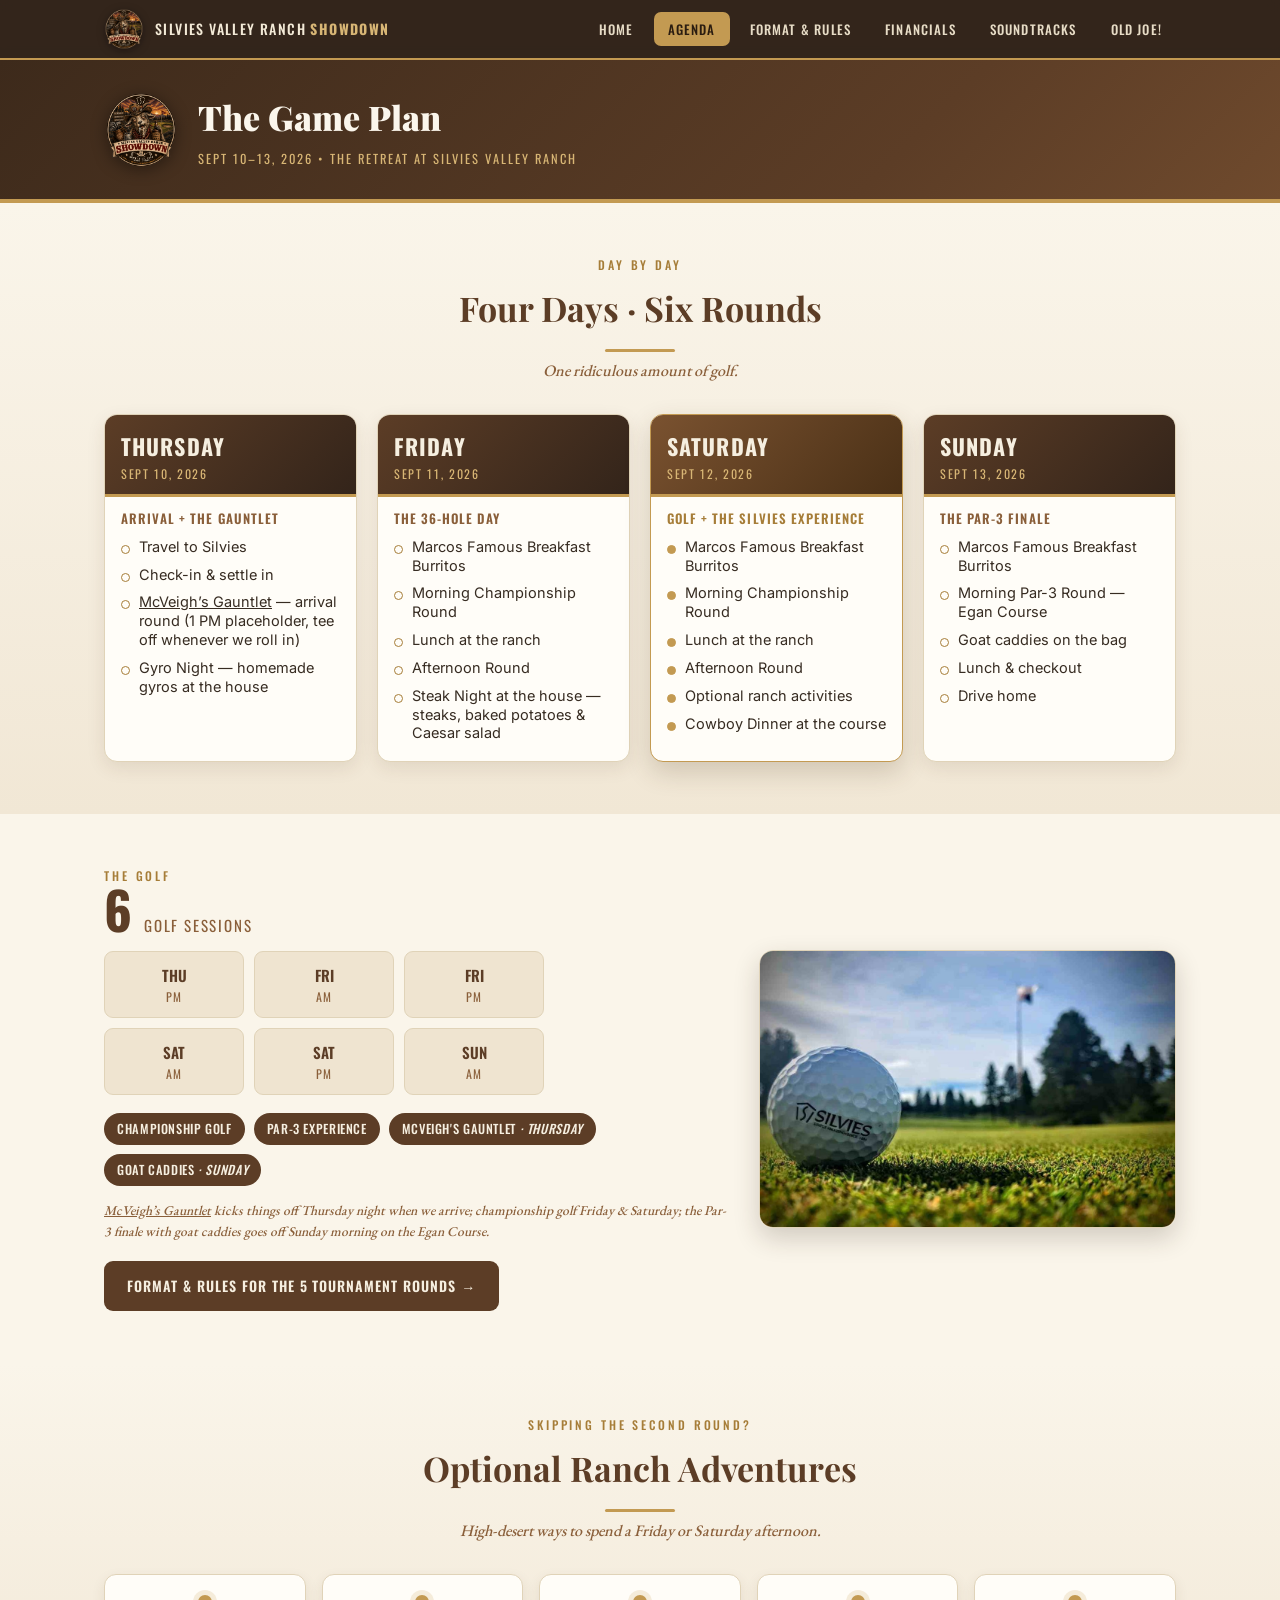
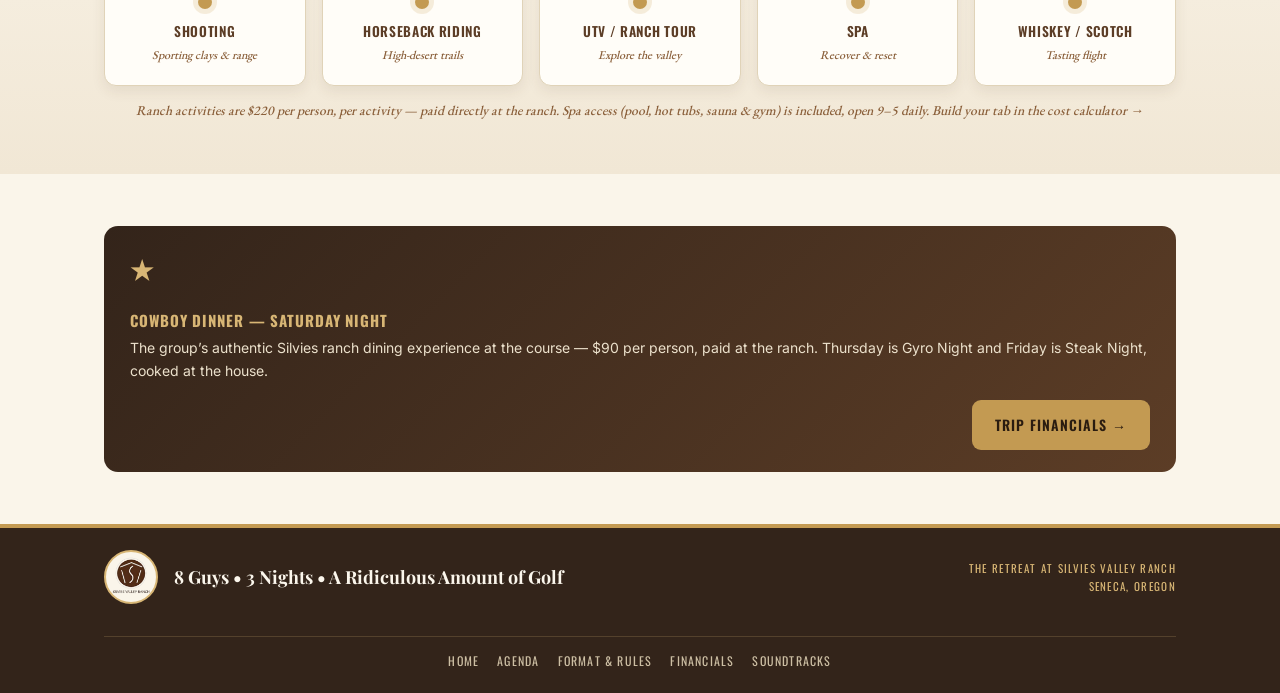
<file: agenda.html>
<!DOCTYPE html><html lang="en"><head><meta charset="utf-8">
<meta name="viewport" content="width=device-width, initial-scale=1">
<title>Agenda &mdash; Silvies Valley Ranch Showdown</title><link rel="icon" type="image/png" href="assets/img/crest.png">
<link rel="apple-touch-icon" href="assets/img/crest.png">
<meta name="theme-color" content="#33241a">
<meta name="description" content="The four-day game plan for the Silvies Valley Ranch Showdown — tee times, ranch nights, the Cowboy Dinner, and optional high-desert adventures.">
<meta property="og:title" content="Agenda — Silvies Valley Ranch Showdown">
<meta property="og:description" content="The four-day game plan for the Silvies Valley Ranch Showdown — tee times, ranch nights, the Cowboy Dinner, and optional high-desert adventures.">
<meta property="og:image" content="https://silviesvalleyshowdown.com/assets/img/crew.webp">
<meta property="og:type" content="website">
<meta name="twitter:card" content="summary_large_image">
<script>try{if(sessionStorage.getItem("tileNav"))document.documentElement.classList.add("tilecover")}catch(e){}</script>
<link rel="stylesheet" href="assets/style.css"></head><body><header class="nav"><div class="nav-inner">
  <a class="nav-brand" href="index.html"><img class="nav-crest" src="assets/img/crest.png" alt="">
    <span>Silvies Valley Ranch <b>Showdown</b></span></a>
  <nav class="nav-links"><a href="index.html">Home</a><a href="agenda.html" class="active">Agenda</a><a href="format.html">Format<span class="hide-sm"> &amp; Rules</span></a><a href="financials.html">Financials</a><a href="index.html#soundtracks">Soundtracks</a><a href="#" class="oldjoe-link">Old Joe!</a></nav>
</div></header>
<section class="page-head"><div class="ph-in">
  <img class="ph-crest" src="assets/img/crest.png" alt="">
  <div><h1 class="serif">The Game Plan</h1>
    <div class="ph-sub">Sept 10&ndash;13, 2026 &bull; The Retreat at Silvies Valley Ranch</div></div>
</div></section>

<section class="section cream"><div class="wrap">
  <div class="sec-head"><div class="sec-eyebrow">Day by Day</div>
    <div class="sec-title serif">Four Days &middot; Six Rounds</div><div class="rule"></div>
    <div class="sec-sub">One ridiculous amount of golf.</div></div>
  <div class="days"><div class="daycard"><div class="dc-head"><div class="dc-day">THURSDAY</div>
          <div class="dc-date">SEPT 10, 2026</div></div>
          <div class="dc-theme">Arrival + The Gauntlet</div><ul class="dc-list"><li>Travel to Silvies</li><li>Check-in &amp; settle in</li><li><a href="gauntlet.html" style="text-decoration:underline;">McVeigh&rsquo;s Gauntlet</a> &mdash; arrival round (1 PM placeholder, tee off whenever we roll in)</li><li>Gyro Night &mdash; homemade gyros at the house</li></ul></div><div class="daycard"><div class="dc-head"><div class="dc-day">FRIDAY</div>
          <div class="dc-date">SEPT 11, 2026</div></div>
          <div class="dc-theme">The 36-Hole Day</div><ul class="dc-list"><li>Marcos Famous Breakfast Burritos</li><li>Morning Championship Round</li><li>Lunch at the ranch</li><li>Afternoon Round</li><li>Steak Night at the house &mdash; steaks, baked potatoes &amp; Caesar salad</li></ul></div><div class="daycard feature"><div class="dc-head"><div class="dc-day">SATURDAY</div>
          <div class="dc-date">SEPT 12, 2026</div></div>
          <div class="dc-theme">Golf + The Silvies Experience</div><ul class="dc-list"><li>Marcos Famous Breakfast Burritos</li><li>Morning Championship Round</li><li>Lunch at the ranch</li><li>Afternoon Round</li><li>Optional ranch activities</li><li>Cowboy Dinner at the course</li></ul></div><div class="daycard"><div class="dc-head"><div class="dc-day">SUNDAY</div>
          <div class="dc-date">SEPT 13, 2026</div></div>
          <div class="dc-theme">The Par-3 Finale</div><ul class="dc-list"><li>Marcos Famous Breakfast Burritos</li><li>Morning Par-3 Round &mdash; Egan Course</li><li>Goat caddies on the bag</li><li>Lunch &amp; checkout</li><li>Drive home</li></ul></div></div>
</div></section>

<section class="section alt"><div class="wrap">
  <div class="golf-wrap">
    <div>
      <div class="sec-eyebrow">The Golf</div>
      <div class="bignum"><b>6</b><span>Golf Sessions</span></div>
      <div class="sess-row"><div class="sess"><span class="sd">THU</span><span class="st">PM</span></div><div class="sess"><span class="sd">FRI</span><span class="st">AM</span></div><div class="sess"><span class="sd">FRI</span><span class="st">PM</span></div><div class="sess"><span class="sd">SAT</span><span class="st">AM</span></div><div class="sess"><span class="sd">SAT</span><span class="st">PM</span></div><div class="sess"><span class="sd">SUN</span><span class="st">AM</span></div></div>
      <div class="chips"><span class="chip on">Championship Golf</span><span class="chip on">Par-3 Experience</span><span class="chip on">McVeigh's Gauntlet <em>&middot; Thursday</em></span><span class="chip on">Goat Caddies <em>&middot; Sunday</em></span></div>
      <p class="fine"><a href="gauntlet.html" style="text-decoration:underline;">McVeigh&rsquo;s Gauntlet</a> kicks
        things off Thursday night when we arrive; championship golf Friday &amp; Saturday; the Par-3 finale
        with goat caddies goes off Sunday morning on the Egan Course.</p>
      <div style="margin-top:18px;"><a class="btn btn-brown" href="format.html">Format &amp; Rules for the 5 Tournament Rounds &rarr;</a></div>
    </div>
    <div class="photo"><img src="assets/img/ball.jpg" alt="Silvies golf ball"></div>
  </div>
</div></section>

<section class="section cream"><div class="wrap">
  <div class="sec-head"><div class="sec-eyebrow">Skipping the Second Round?</div>
    <div class="sec-title serif">Optional Ranch Adventures</div><div class="rule"></div>
    <div class="sec-sub">High-desert ways to spend a Friday or Saturday afternoon.</div></div>
  <div class="adv-grid"><div class="adv"><div class="advdot"></div><div class="an">Shooting</div><div class="ab">Sporting clays &amp; range</div></div><div class="adv"><div class="advdot"></div><div class="an">Horseback Riding</div><div class="ab">High-desert trails</div></div><div class="adv"><div class="advdot"></div><div class="an">UTV / Ranch Tour</div><div class="ab">Explore the valley</div></div><div class="adv"><div class="advdot"></div><div class="an">Spa</div><div class="ab">Recover &amp; reset</div></div><div class="adv"><div class="advdot"></div><div class="an">Whiskey / Scotch</div><div class="ab">Tasting flight</div></div></div>
  <p class="fine" style="text-align:center;">Ranch activities are $220 per person, per activity &mdash; paid directly at the ranch.
    Spa access (pool, hot tubs, sauna &amp; gym) is included, open 9&ndash;5 daily.
    <a href="financials.html">Build your tab in the cost calculator &rarr;</a></p>
</div></section>

<section class="section alt"><div class="wrap">
  <div class="callout"><div class="ic">&#9733;</div>
    <div class="co-t"><b>Cowboy Dinner &mdash; Saturday Night</b>
      <p>The group&rsquo;s authentic Silvies ranch dining experience at the course &mdash; $90 per person, paid at the ranch.
      Thursday is Gyro Night and Friday is Steak Night, cooked at the house.</p></div>
    <div class="co-cta"><a class="btn btn-gold" href="financials.html">Trip Financials &rarr;</a></div>
  </div>
</div></section>
<footer class="site-footer"><div class="ft-inner">
  <div class="ft-badge"><img src="assets/img/logo.png" alt="Silvies Valley Ranch"></div>
  <div class="ft-tag">8 Guys &bull; 3 Nights &bull; A Ridiculous Amount of Golf</div>
  <div class="ft-loc">The Retreat at Silvies Valley Ranch<br>Seneca, Oregon</div>
  <div class="ft-links"><a href="index.html">Home</a><a href="agenda.html">Agenda</a>
    <a href="format.html">Format<span class="hide-sm"> &amp; Rules</span></a><a href="financials.html">Financials</a><a href="index.html#soundtracks">Soundtracks</a></div>
</div></footer><script src="assets/vendor/html2canvas.min.js" defer></script>
<script src="assets/tiles.js" defer></script>
<script src="assets/oldjoe.js" defer></script>
</body></html>
</file>
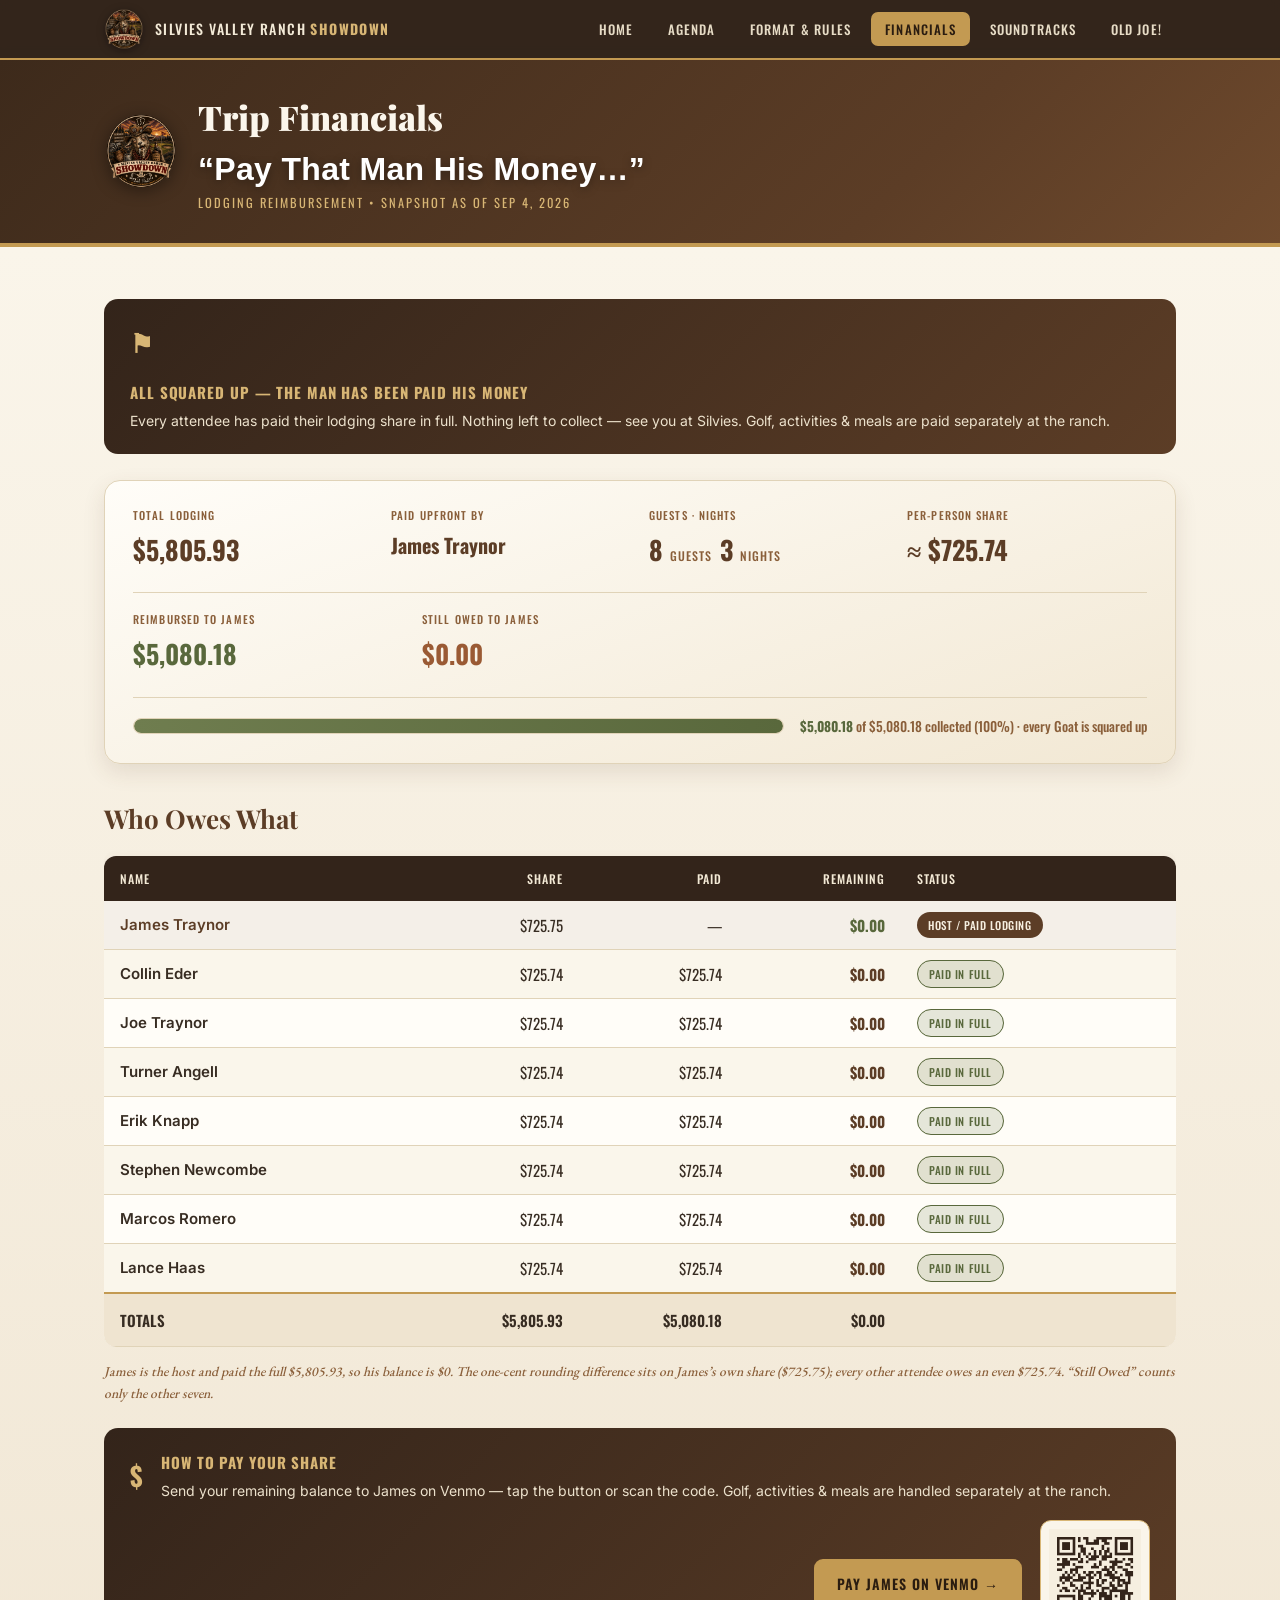
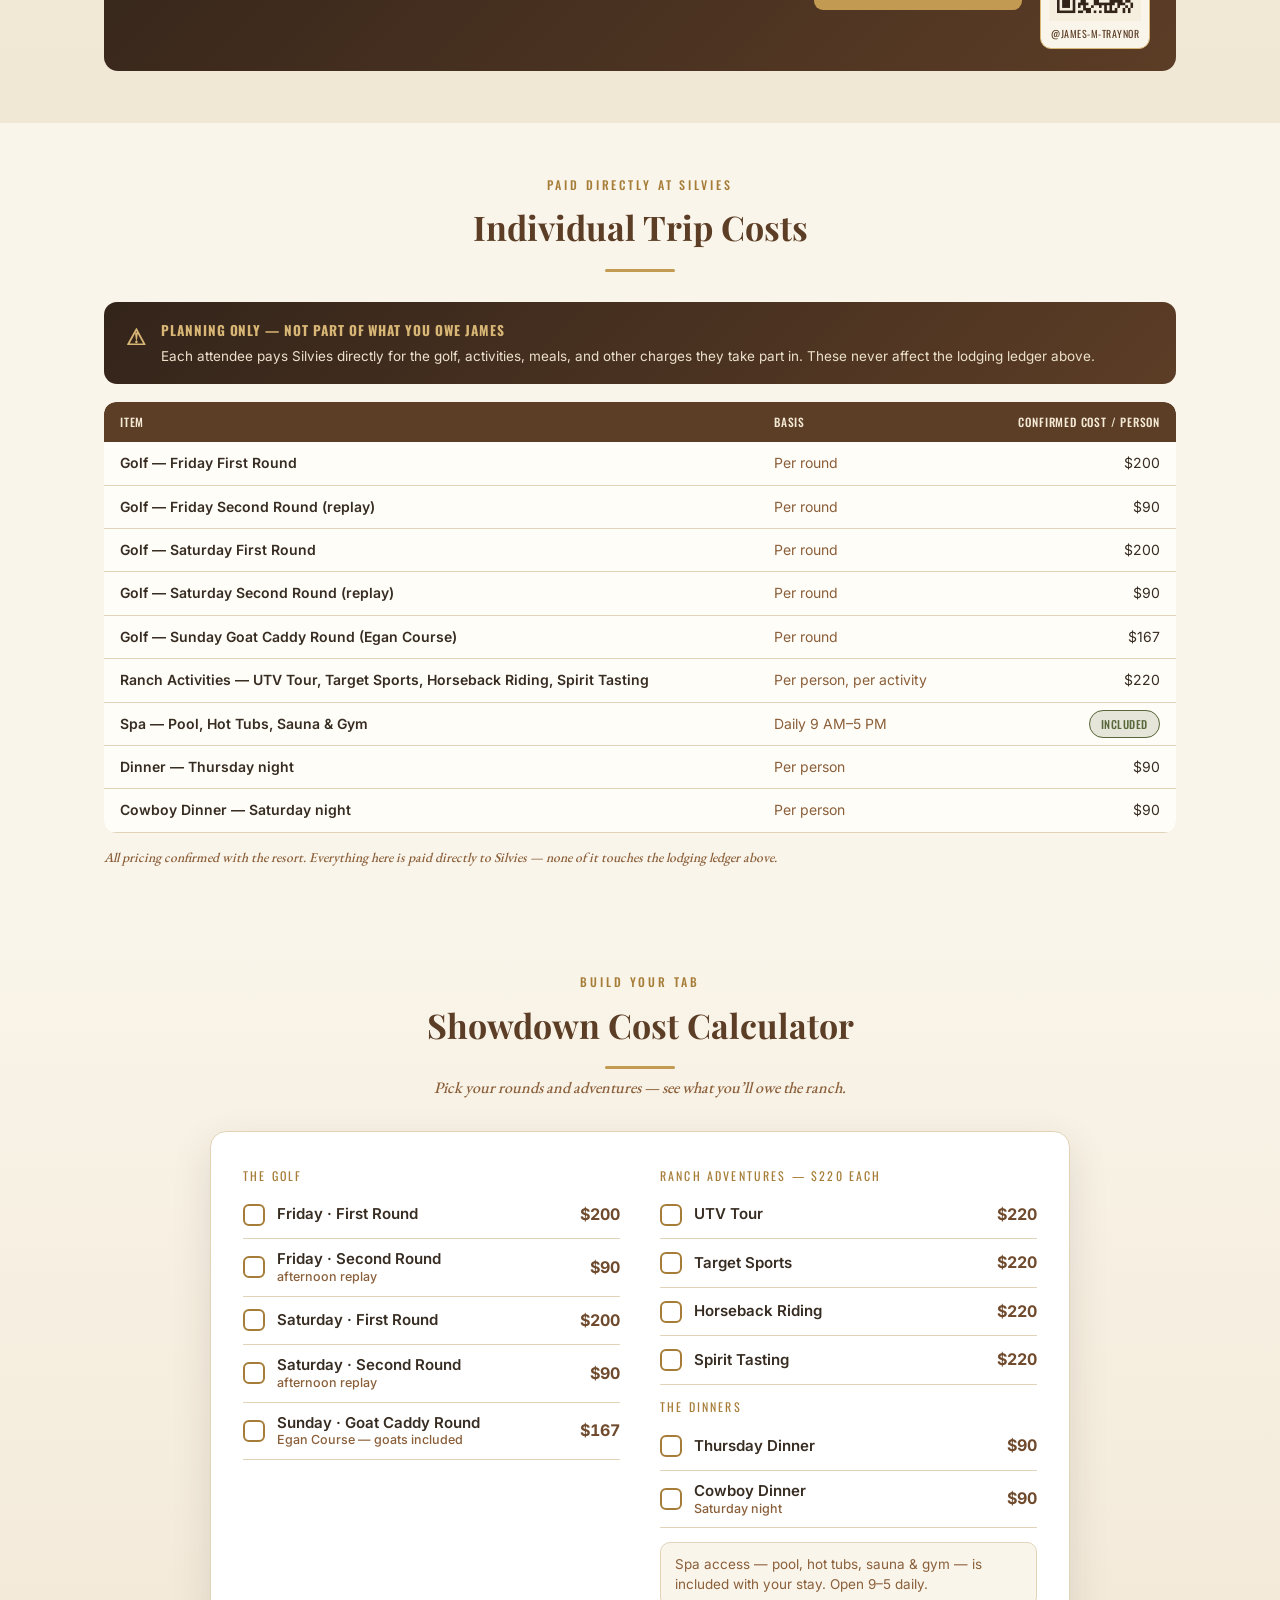
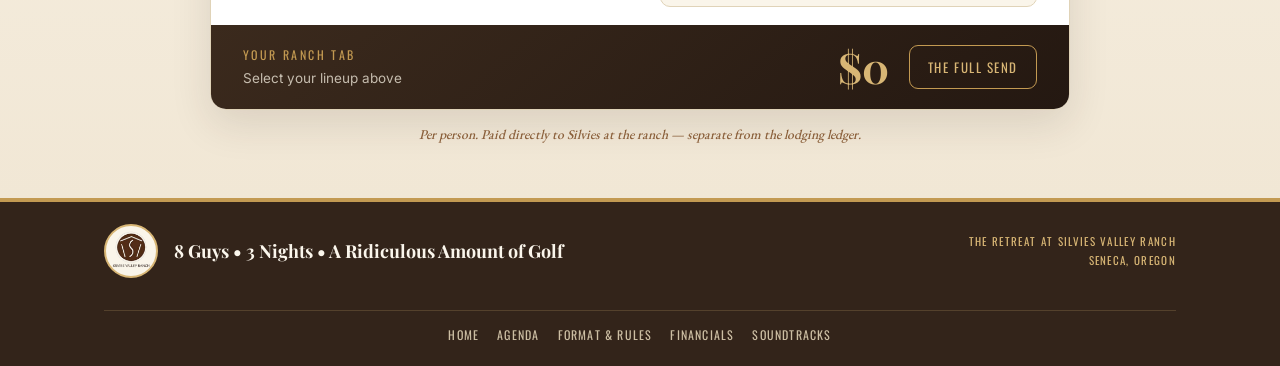
<file: financials.html>
<!DOCTYPE html><html lang="en"><head><meta charset="utf-8">
<meta name="viewport" content="width=device-width, initial-scale=1">
<title>Financials &mdash; Silvies Valley Ranch Showdown</title><link rel="icon" type="image/png" href="assets/img/crest.png">
<link rel="apple-touch-icon" href="assets/img/crest.png">
<meta name="theme-color" content="#33241a">
<meta name="description" content="Trip financials for the Silvies Valley Ranch Showdown — see your share, what you've paid, and square up with James.">
<meta property="og:title" content="Financials — Silvies Valley Ranch Showdown">
<meta property="og:description" content="Trip financials for the Silvies Valley Ranch Showdown — see your share, what you've paid, and square up with James.">
<meta property="og:image" content="https://silviesvalleyshowdown.com/assets/img/crew.webp">
<meta property="og:type" content="website">
<meta name="twitter:card" content="summary_large_image">
<script>try{if(sessionStorage.getItem("tileNav"))document.documentElement.classList.add("tilecover")}catch(e){}</script>
<link rel="stylesheet" href="assets/style.css"></head><body><header class="nav"><div class="nav-inner">
  <a class="nav-brand" href="index.html"><img class="nav-crest" src="assets/img/crest.png" alt="">
    <span>Silvies Valley Ranch <b>Showdown</b></span></a>
  <nav class="nav-links"><a href="index.html">Home</a><a href="agenda.html">Agenda</a><a href="format.html">Format<span class="hide-sm"> &amp; Rules</span></a><a href="financials.html" class="active">Financials</a><a href="index.html#soundtracks">Soundtracks</a><a href="#" class="oldjoe-link">Old Joe!</a></nav>
</div></header>
<section class="page-head"><div class="ph-in">
  <img class="ph-crest" src="assets/img/crest.png" alt="">
  <div><h1 class="serif">Trip Financials</h1>
    <div class="ph-quote">&ldquo;Pay That Man His Money&hellip;&rdquo;</div>
    <div class="ph-sub">Lodging Reimbursement &bull; Snapshot as of Sep 4, 2026</div></div>
</div></section>

<section class="section cream"><div class="wrap">
  <div class="callout" style="margin-bottom:26px;"><div class="ic">&#9873;</div>
    <div class="co-t"><b>All squared up &mdash; the man has been paid his money</b>
      <p>Every attendee has paid their lodging share in full. Nothing left to collect &mdash; see you at Silvies.
      Golf, activities &amp; meals are paid separately at the ranch.</p></div>
  </div>

  <div class="summary">
    <div class="sum-grid">
      <div class="sm"><div class="k">Total Lodging</div><div class="v">$5,805.93</div></div>
      <div class="sm"><div class="k">Paid Upfront By</div><div class="v name">James Traynor</div></div>
      <div class="sm"><div class="k">Guests &middot; Nights</div><div class="v"><span class="nw">8 <span class="u">Guests</span></span><span class="nw">3 <span class="u">Nights</span></span></div></div>
      <div class="sm"><div class="k">Per-Person Share</div><div class="v">&#8776; $725.74</div></div>
    </div>
    <div class="sum-div"></div>
    <div class="sum-grid" style="grid-template-columns:1fr 1fr;max-width:560px;">
      <div class="sm hl"><div class="k">Reimbursed to James</div><div class="v">$5,080.18</div></div>
      <div class="sm hl2"><div class="k">Still Owed to James</div><div class="v">$0.00</div></div>
    </div>
    <div class="sum-div"></div>
    <div class="progress-wrap">
      <div class="progress"><div class="fill" style="width:100%"></div></div>
      <div class="progress-lbl"><b>$5,080.18</b> of $5,080.18 collected (100%) &middot; every Goat is squared up</div>
    </div>
  </div>

  <h2 class="sec-title serif" style="text-align:left;font-size:26px;margin:34px 0 10px;">Who Owes What</h2>
  <div class="table-scroll"><table class="ledger">
    <thead><tr><th>Name</th><th class="num">Share</th><th class="num">Paid</th>
      <th class="num">Remaining</th><th>Status</th></tr></thead>
    <tbody><tr class="host"><td class="c-name">James Traynor</td><td class="num">$725.75</td>
          <td class="num">&mdash;</td><td class="num c-rem">$0.00</td>
          <td><span class="chip-st host">HOST / PAID LODGING</span></td></tr><tr><td class="c-name">Collin Eder</td><td class="num">$725.74</td>
          <td class="num">$725.74</td><td class="num c-rem">$0.00</td>
          <td><span class="chip-st paid">PAID IN FULL</span></td></tr><tr><td class="c-name">Joe Traynor</td><td class="num">$725.74</td>
          <td class="num">$725.74</td><td class="num c-rem">$0.00</td>
          <td><span class="chip-st paid">PAID IN FULL</span></td></tr><tr><td class="c-name">Turner Angell</td><td class="num">$725.74</td>
          <td class="num">$725.74</td><td class="num c-rem">$0.00</td>
          <td><span class="chip-st paid">PAID IN FULL</span></td></tr><tr><td class="c-name">Erik Knapp</td><td class="num">$725.74</td>
          <td class="num">$725.74</td><td class="num c-rem">$0.00</td>
          <td><span class="chip-st paid">PAID IN FULL</span></td></tr><tr><td class="c-name">Stephen Newcombe</td><td class="num">$725.74</td>
          <td class="num">$725.74</td><td class="num c-rem">$0.00</td>
          <td><span class="chip-st paid">PAID IN FULL</span></td></tr><tr><td class="c-name">Marcos Romero</td><td class="num">$725.74</td>
          <td class="num">$725.74</td><td class="num c-rem">$0.00</td>
          <td><span class="chip-st paid">PAID IN FULL</span></td></tr><tr><td class="c-name">Lance Haas</td><td class="num">$725.74</td>
          <td class="num">$725.74</td><td class="num c-rem">$0.00</td>
          <td><span class="chip-st paid">PAID IN FULL</span></td></tr></tbody>
    <tfoot><tr><td>TOTALS</td><td class="num">$5,805.93</td><td class="num">$5,080.18</td>
      <td class="num">$0.00</td><td></td></tr></tfoot>
  </table></div>
  <p class="fine">James is the host and paid the full $5,805.93, so his balance is $0. The one-cent rounding
    difference sits on James&rsquo;s own share ($725.75); every other attendee owes an even $725.74.
    &ldquo;Still Owed&rdquo; counts only the other seven.</p>

  <div class="callout" style="margin-top:24px;align-items:center;"><div class="ic">&#36;</div>
    <div class="co-t"><b>How to pay your share</b>
      <p>Send your remaining balance to James on Venmo &mdash; tap the button or scan the code.
      Golf, activities &amp; meals are handled separately at the ranch.</p></div>
    <div class="pay-actions">
      <a class="btn btn-gold" href="https://venmo.com/u/James-M-Traynor" target="_blank" rel="noopener">Pay James on Venmo &rarr;</a>
      <div class="qr"><img src="assets/img/venmo_qr.png" alt="Venmo QR code for James Traynor"><span>@James-M-Traynor</span></div>
    </div>
  </div>
</div></section>

<section class="section alt"><div class="wrap">
  <div class="sec-head"><div class="sec-eyebrow">Paid Directly at Silvies</div>
    <div class="sec-title serif">Individual Trip Costs</div><div class="rule"></div></div>
  <div class="warn"><div class="ic">&#9888;</div>
    <div class="t"><b>Planning only &mdash; not part of what you owe James</b>
      <p>Each attendee pays Silvies directly for the golf, activities, meals, and other charges they take part in.
      These never affect the lodging ledger above.</p></div></div>
  <div class="table-scroll"><table class="trip">
    <thead><tr><th>Item</th><th>Basis</th><th class="num">Confirmed Cost / Person</th></tr></thead>
    <tbody><tr><td class="c-name">Golf &mdash; Friday First Round</td><td class="c-basis">Per round</td><td class="num">$200</td></tr><tr><td class="c-name">Golf &mdash; Friday Second Round (replay)</td><td class="c-basis">Per round</td><td class="num">$90</td></tr><tr><td class="c-name">Golf &mdash; Saturday First Round</td><td class="c-basis">Per round</td><td class="num">$200</td></tr><tr><td class="c-name">Golf &mdash; Saturday Second Round (replay)</td><td class="c-basis">Per round</td><td class="num">$90</td></tr><tr><td class="c-name">Golf &mdash; Sunday Goat Caddy Round (Egan Course)</td><td class="c-basis">Per round</td><td class="num">$167</td></tr><tr><td class="c-name">Ranch Activities &mdash; UTV Tour, Target Sports, Horseback Riding, Spirit Tasting</td><td class="c-basis">Per person, per activity</td><td class="num">$220</td></tr><tr><td class="c-name">Spa &mdash; Pool, Hot Tubs, Sauna &amp; Gym</td><td class="c-basis">Daily 9 AM&ndash;5 PM</td><td class="num"><span class="chip-st paid">INCLUDED</span></td></tr><tr><td class="c-name">Dinner &mdash; Thursday night</td><td class="c-basis">Per person</td><td class="num">$90</td></tr><tr><td class="c-name">Cowboy Dinner &mdash; Saturday night</td><td class="c-basis">Per person</td><td class="num">$90</td></tr></tbody>
  </table></div>
  <p class="fine">All pricing confirmed with the resort. Everything here is paid directly to Silvies &mdash; none of it touches the lodging ledger above.</p>
</div></section>

<section class="section cream"><div class="wrap">
  <div class="sec-head"><div class="sec-eyebrow">Build Your Tab</div>
    <div class="sec-title serif">Showdown Cost Calculator</div><div class="rule"></div>
    <div class="sec-sub">Pick your rounds and adventures &mdash; see what you&rsquo;ll owe the ranch.</div></div>
  <div class="calc" id="calc">
    <div class="calc-cols">
      <div>
        <div class="calc-group-title">The Golf</div>
        <label class="calc-item"><input type="checkbox" data-price="200" data-kind="golf"><span class="ci-box"></span>
          <span class="ci-name">Friday &middot; First Round</span><span class="ci-price">$200</span></label>
        <label class="calc-item"><input type="checkbox" data-price="90" data-kind="golf"><span class="ci-box"></span>
          <span class="ci-name">Friday &middot; Second Round<em>afternoon replay</em></span><span class="ci-price">$90</span></label>
        <label class="calc-item"><input type="checkbox" data-price="200" data-kind="golf"><span class="ci-box"></span>
          <span class="ci-name">Saturday &middot; First Round</span><span class="ci-price">$200</span></label>
        <label class="calc-item"><input type="checkbox" data-price="90" data-kind="golf"><span class="ci-box"></span>
          <span class="ci-name">Saturday &middot; Second Round<em>afternoon replay</em></span><span class="ci-price">$90</span></label>
        <label class="calc-item"><input type="checkbox" data-price="167" data-kind="golf"><span class="ci-box"></span>
          <span class="ci-name">Sunday &middot; Goat Caddy Round<em>Egan Course &mdash; goats included</em></span><span class="ci-price">$167</span></label>
      </div>
      <div>
        <div class="calc-group-title">Ranch Adventures &mdash; $220 each</div>
        <label class="calc-item"><input type="checkbox" data-price="220" data-kind="act"><span class="ci-box"></span>
          <span class="ci-name">UTV Tour</span><span class="ci-price">$220</span></label>
        <label class="calc-item"><input type="checkbox" data-price="220" data-kind="act"><span class="ci-box"></span>
          <span class="ci-name">Target Sports</span><span class="ci-price">$220</span></label>
        <label class="calc-item"><input type="checkbox" data-price="220" data-kind="act"><span class="ci-box"></span>
          <span class="ci-name">Horseback Riding</span><span class="ci-price">$220</span></label>
        <label class="calc-item"><input type="checkbox" data-price="220" data-kind="act"><span class="ci-box"></span>
          <span class="ci-name">Spirit Tasting</span><span class="ci-price">$220</span></label>
        <div class="calc-group-title">The Dinners</div>
        <label class="calc-item"><input type="checkbox" data-price="90" data-kind="din"><span class="ci-box"></span>
          <span class="ci-name">Thursday Dinner</span><span class="ci-price">$90</span></label>
        <label class="calc-item"><input type="checkbox" data-price="90" data-kind="din"><span class="ci-box"></span>
          <span class="ci-name">Cowboy Dinner<em>Saturday night</em></span><span class="ci-price">$90</span></label>
        <div class="calc-note">Spa access &mdash; pool, hot tubs, sauna &amp; gym &mdash; is included with your stay. Open 9&ndash;5 daily.</div>
      </div>
    </div>
    <div class="calc-total">
      <div class="ct-left">
        <div class="ct-label">Your Ranch Tab</div>
        <div class="ct-sub" id="calc-sub">Select your lineup above</div>
      </div>
      <div class="ct-num" id="calc-total">$0</div>
      <button class="ct-fullsend" id="calc-fullsend" type="button">The Full Send</button>
    </div>
  </div>
  <p class="fine" style="text-align:center;">Per person. Paid directly to Silvies at the ranch &mdash; separate from the lodging ledger.</p>
</div></section>
<script>
(function(){
  var boxes=document.querySelectorAll('#calc input[type=checkbox]');
  if(!boxes.length)return;
  var tot=document.getElementById('calc-total'),sub=document.getElementById('calc-sub'),
      fs=document.getElementById('calc-fullsend');
  function allChecked(){var all=true;boxes.forEach(function(b){if(!b.checked)all=false;});return all;}
  function update(){
    var sum=0,golf=0,act=0,din=0;
    boxes.forEach(function(b){
      if(b.checked){
        sum+=+b.dataset.price;
        if(b.dataset.kind==='golf')golf++;
        else if(b.dataset.kind==='din')din++;
        else act++;
      }
    });
    tot.textContent='$'+sum.toLocaleString('en-US');
    var bits=[];
    if(golf)bits.push(golf+(golf===1?' round':' rounds'));
    if(act)bits.push(act+(act===1?' activity':' activities'));
    if(din)bits.push(din+(din===1?' dinner':' dinners'));
    sub.textContent=bits.length?bits.join(' + '):'Select your lineup above';
    fs.textContent=allChecked()?'Dial It Back':'The Full Send';
  }
  boxes.forEach(function(b){b.addEventListener('change',update);});
  fs.addEventListener('click',function(){
    var target=!allChecked();
    boxes.forEach(function(b){b.checked=target;});
    update();
  });
  update();
})();
</script>
<footer class="site-footer"><div class="ft-inner">
  <div class="ft-badge"><img src="assets/img/logo.png" alt="Silvies Valley Ranch"></div>
  <div class="ft-tag">8 Guys &bull; 3 Nights &bull; A Ridiculous Amount of Golf</div>
  <div class="ft-loc">The Retreat at Silvies Valley Ranch<br>Seneca, Oregon</div>
  <div class="ft-links"><a href="index.html">Home</a><a href="agenda.html">Agenda</a>
    <a href="format.html">Format<span class="hide-sm"> &amp; Rules</span></a><a href="financials.html">Financials</a><a href="index.html#soundtracks">Soundtracks</a></div>
</div></footer>
<div class="kgb-flash" id="kgb" aria-hidden="true"><img src="assets/img/kgb.webp" alt=""></div>
<audio id="kgb-voice" src="assets/audio/kgb-voice.mp3" preload="none"></audio>
<script>
(function(){
  var box=document.getElementById('kgb'),img=box.querySelector('img'),talking=false;
  function go(){
    setTimeout(function(){
      box.style.transition='none';box.style.opacity='1';
      img.style.transition='transform 150ms cubic-bezier(.34,1.56,.64,1)';
      img.style.transform='scale(1)';
      setTimeout(function(){
        box.style.zIndex='50';
        box.style.transition='opacity 2000ms ease-out';
        box.style.opacity='0.18';
      },1000);
      setTimeout(armTap,3100);
    },1500);
  }
  /* Tap-to-talk that only fires on KGB's actual pixels: the fixed overlay is
     pointer-events:none, so page links/buttons beneath stay clickable; a
     capture-phase listener alpha-tests the cutout and claims only real hits. */
  function armTap(){
    var cv=document.createElement('canvas'),cx=null;
    function ready(){
      if(cx)return true;
      if(!img.complete||!img.naturalWidth)return false;
      cv.width=img.naturalWidth;cv.height=img.naturalHeight;
      var c=cv.getContext('2d');
      try{c.drawImage(img,0,0);c.getImageData(0,0,1,1);}catch(e){return false;}
      cx=c;return true;
    }
    document.addEventListener('click',function(e){
      if(talking)return;
      if(e.target&&e.target.closest&&e.target.closest('a,button,label,input,select,textarea'))return;
      var r=img.getBoundingClientRect();
      if(e.clientX<r.left||e.clientX>r.right||e.clientY<r.top||e.clientY>r.bottom)return;
      if(!ready())return;
      var scale=Math.min(r.width/img.naturalWidth,r.height/img.naturalHeight);
      var dw=img.naturalWidth*scale,dh=img.naturalHeight*scale;
      var ox=r.left+(r.width-dw)/2,oy=r.top+(r.height-dh)/2;
      var x=Math.floor((e.clientX-ox)/scale),y=Math.floor((e.clientY-oy)/scale);
      if(x<0||y<0||x>=img.naturalWidth||y>=img.naturalHeight)return;
      if(cx.getImageData(x,y,1,1).data[3]>40){
        e.preventDefault();e.stopPropagation();speak();
      }
    },true);
  }
  function speak(){
    if(talking)return;talking=true;
    var au=document.getElementById('kgb-voice');
    box.style.transition='opacity .45s ease';box.style.opacity='1';box.style.zIndex='999';
    box.classList.add('talking');
    var finished=false;
    function finish(){
      if(finished)return;finished=true;
      box.classList.remove('talking');
      box.style.transition='opacity 1200ms ease-out';box.style.opacity='0.18';
      setTimeout(function(){box.style.zIndex='50';talking=false;},1250);
    }
    var safety=setTimeout(finish,11000);
    au.onended=function(){clearTimeout(safety);setTimeout(finish,500);};
    try{au.currentTime=0;}catch(e){}
    var p=au.play();
    if(p&&p.catch)p.catch(function(){});   // audio blocked? the show goes on silently
  }
  window.addEventListener('load',function(){
    if(img.complete&&img.naturalWidth>0){go();}
    else{img.addEventListener('load',go);}
  });
})();
</script>
<script src="assets/vendor/html2canvas.min.js" defer></script>
<script src="assets/tiles.js" defer></script>
<script src="assets/oldjoe.js" defer></script>
</body></html>
</file>
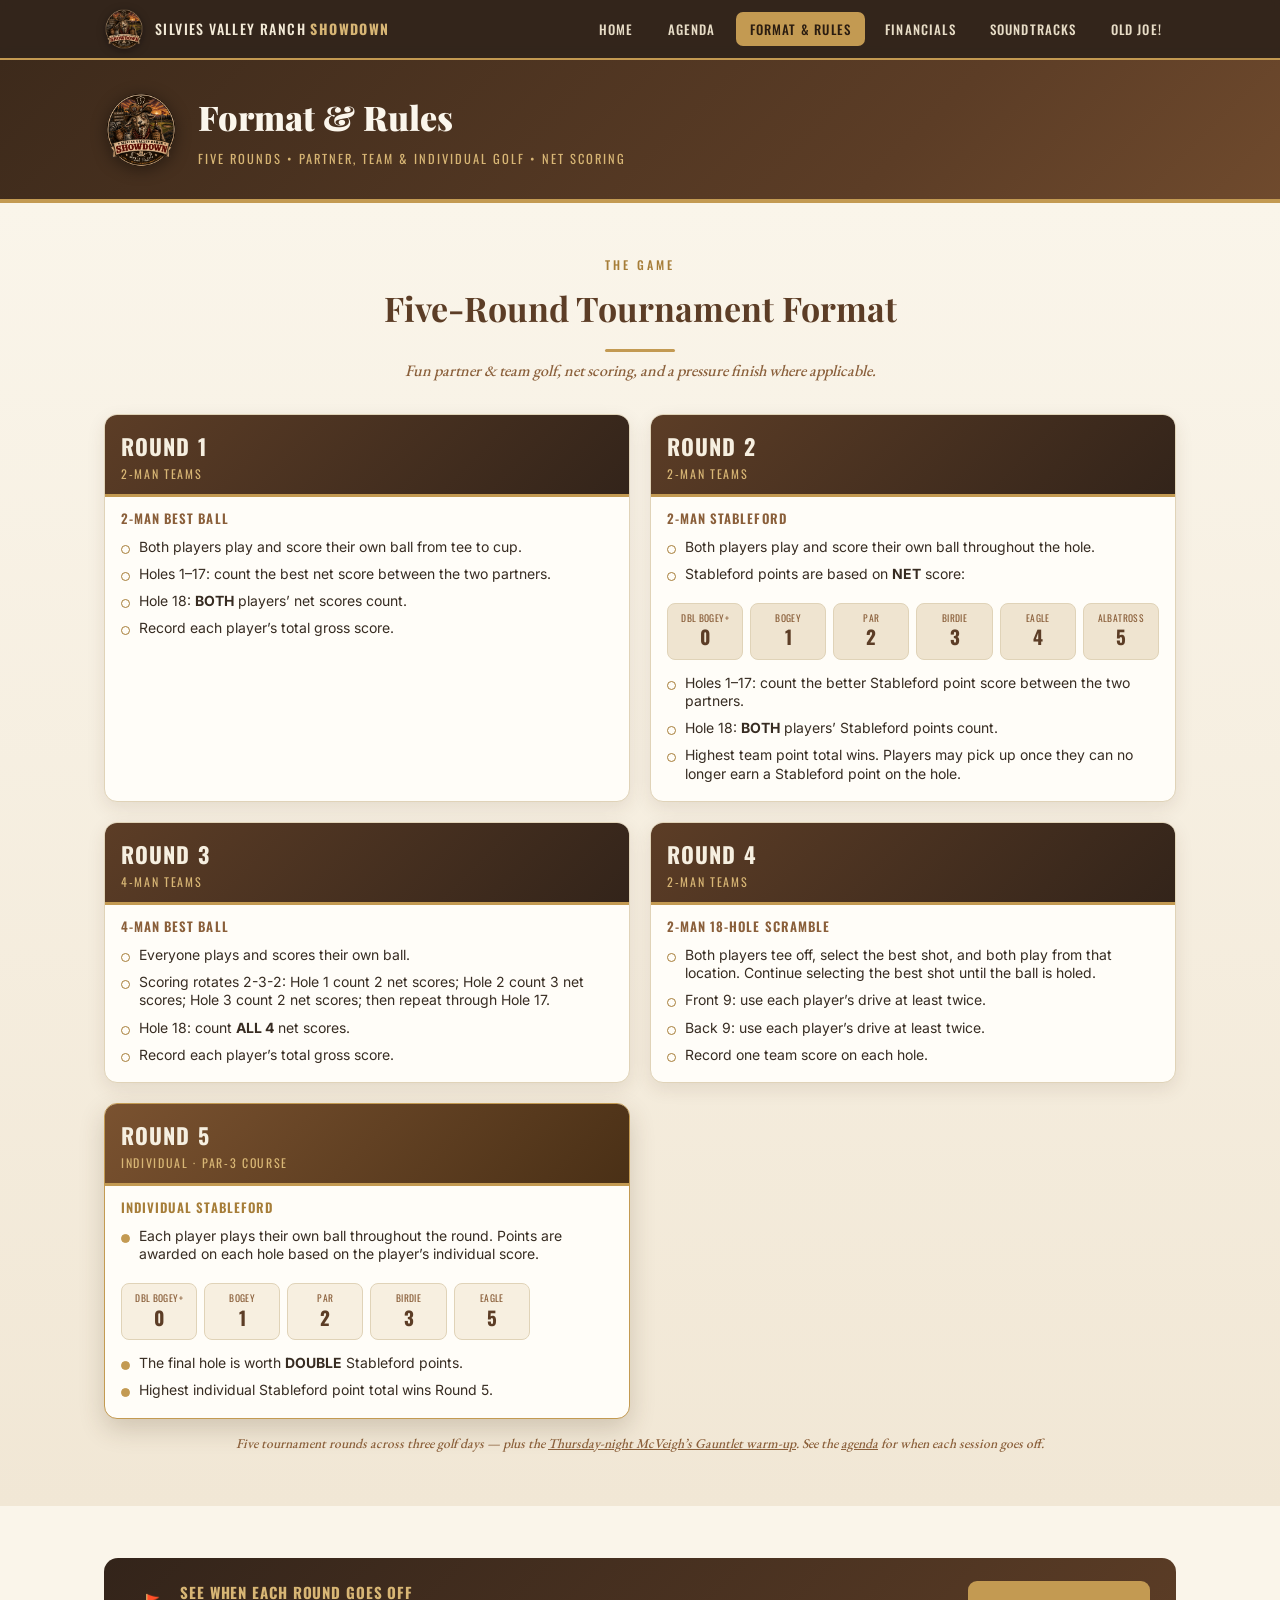
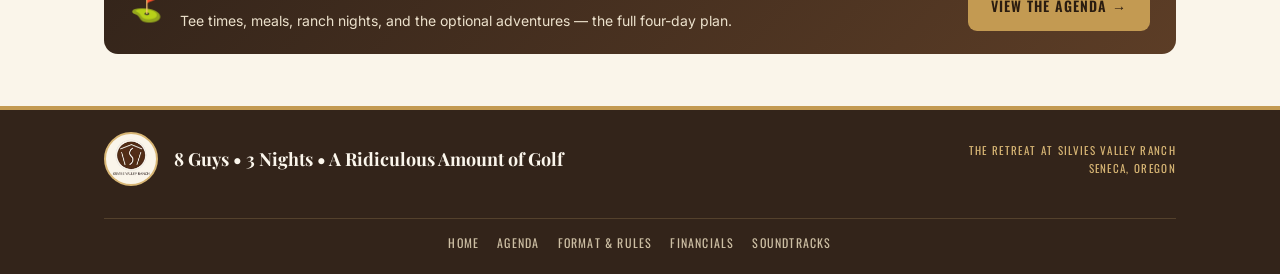
<file: format.html>
<!DOCTYPE html><html lang="en"><head><meta charset="utf-8">
<meta name="viewport" content="width=device-width, initial-scale=1">
<title>Format &amp; Rules &mdash; Silvies Valley Ranch Showdown</title><link rel="icon" type="image/png" href="assets/img/crest.png">
<link rel="apple-touch-icon" href="assets/img/crest.png">
<meta name="theme-color" content="#33241a">
<meta name="description" content="Five rounds of partner, team, and individual golf — the full tournament format and rules for the Silvies Valley Ranch Showdown.">
<meta property="og:title" content="Format & Rules — Silvies Valley Ranch Showdown">
<meta property="og:description" content="Five rounds of partner, team, and individual golf — the full tournament format and rules for the Silvies Valley Ranch Showdown.">
<meta property="og:image" content="https://silviesvalleyshowdown.com/assets/img/crew.webp">
<meta property="og:type" content="website">
<meta name="twitter:card" content="summary_large_image">
<script>try{if(sessionStorage.getItem("tileNav"))document.documentElement.classList.add("tilecover")}catch(e){}</script>
<link rel="stylesheet" href="assets/style.css"></head><body><header class="nav"><div class="nav-inner">
  <a class="nav-brand" href="index.html"><img class="nav-crest" src="assets/img/crest.png" alt="">
    <span>Silvies Valley Ranch <b>Showdown</b></span></a>
  <nav class="nav-links"><a href="index.html">Home</a><a href="agenda.html">Agenda</a><a href="format.html" class="active">Format<span class="hide-sm"> &amp; Rules</span></a><a href="financials.html">Financials</a><a href="index.html#soundtracks">Soundtracks</a><a href="#" class="oldjoe-link">Old Joe!</a></nav>
</div></header>
<section class="page-head"><div class="ph-in">
  <img class="ph-crest" src="assets/img/crest.png" alt="">
  <div><h1 class="serif">Format &amp; Rules</h1>
    <div class="ph-sub">Five Rounds &bull; Partner, Team &amp; Individual Golf &bull; Net Scoring</div></div>
</div></section>

<section class="section cream"><div class="wrap">
  <div class="sec-head"><div class="sec-eyebrow">The Game</div>
    <div class="sec-title serif">Five-Round Tournament Format</div><div class="rule"></div>
    <div class="sec-sub">Fun partner &amp; team golf, net scoring, and a pressure finish where applicable.</div></div>
  <div class="rounds">
    <div class="daycard"><div class="dc-head"><div class="dc-day">ROUND 1</div>
        <div class="dc-date">2-Man Teams</div></div>
      <div class="dc-theme">2-Man Best Ball</div>
      <ul class="dc-list">
        <li>Both players play and score their own ball from tee to cup.</li>
        <li>Holes 1&ndash;17: count the best net score between the two partners.</li>
        <li>Hole 18: <b>BOTH</b> players&rsquo; net scores count.</li>
        <li>Record each player&rsquo;s total gross score.</li>
      </ul></div>
    <div class="daycard"><div class="dc-head"><div class="dc-day">ROUND 2</div>
        <div class="dc-date">2-Man Teams</div></div>
      <div class="dc-theme">2-Man Stableford</div>
      <ul class="dc-list">
        <li>Both players play and score their own ball throughout the hole.</li>
        <li>Stableford points are based on <b>NET</b> score:</li>
      </ul>
      <div class="pts">
        <div class="pt"><span>Dbl Bogey+</span><b>0</b></div>
        <div class="pt"><span>Bogey</span><b>1</b></div>
        <div class="pt"><span>Par</span><b>2</b></div>
        <div class="pt"><span>Birdie</span><b>3</b></div>
        <div class="pt"><span>Eagle</span><b>4</b></div>
        <div class="pt"><span>Albatross</span><b>5</b></div>
      </div>
      <ul class="dc-list">
        <li>Holes 1&ndash;17: count the better Stableford point score between the two partners.</li>
        <li>Hole 18: <b>BOTH</b> players&rsquo; Stableford points count.</li>
        <li>Highest team point total wins. Players may pick up once they can no longer earn a Stableford point on the hole.</li>
      </ul></div>
    <div class="daycard"><div class="dc-head"><div class="dc-day">ROUND 3</div>
        <div class="dc-date">4-Man Teams</div></div>
      <div class="dc-theme">4-Man Best Ball</div>
      <ul class="dc-list">
        <li>Everyone plays and scores their own ball.</li>
        <li>Scoring rotates 2-3-2: Hole 1 count 2 net scores; Hole 2 count 3 net scores; Hole 3 count 2 net scores; then repeat through Hole 17.</li>
        <li>Hole 18: count <b>ALL 4</b> net scores.</li>
        <li>Record each player&rsquo;s total gross score.</li>
      </ul></div>
    <div class="daycard"><div class="dc-head"><div class="dc-day">ROUND 4</div>
        <div class="dc-date">2-Man Teams</div></div>
      <div class="dc-theme">2-Man 18-Hole Scramble</div>
      <ul class="dc-list">
        <li>Both players tee off, select the best shot, and both play from that location. Continue selecting the best shot until the ball is holed.</li>
        <li>Front 9: use each player&rsquo;s drive at least twice.</li>
        <li>Back 9: use each player&rsquo;s drive at least twice.</li>
        <li>Record one team score on each hole.</li>
      </ul></div>
    <div class="daycard feature"><div class="dc-head"><div class="dc-day">ROUND 5</div>
        <div class="dc-date">Individual &middot; Par-3 Course</div></div>
      <div class="dc-theme">Individual Stableford</div>
      <ul class="dc-list">
        <li>Each player plays their own ball throughout the round. Points are awarded on each hole based on the player&rsquo;s individual score.</li>
      </ul>
      <div class="pts">
        <div class="pt"><span>Dbl Bogey+</span><b>0</b></div>
        <div class="pt"><span>Bogey</span><b>1</b></div>
        <div class="pt"><span>Par</span><b>2</b></div>
        <div class="pt"><span>Birdie</span><b>3</b></div>
        <div class="pt"><span>Eagle</span><b>5</b></div>
      </div>
      <ul class="dc-list">
        <li>The final hole is worth <b>DOUBLE</b> Stableford points.</li>
        <li>Highest individual Stableford point total wins Round 5.</li>
      </ul></div>
  </div>
  <p class="fine" style="text-align:center;">Five tournament rounds across three golf days &mdash; plus the
    <a href="gauntlet.html" style="text-decoration:underline;">Thursday-night McVeigh&rsquo;s Gauntlet warm-up</a>.
    See the <a href="agenda.html" style="text-decoration:underline;">agenda</a> for when each session goes off.</p>
</div></section>

<section class="section alt"><div class="wrap">
  <div class="callout"><div class="ic">&#9971;</div>
    <div class="co-t"><b>See When Each Round Goes Off</b>
      <p>Tee times, meals, ranch nights, and the optional adventures &mdash; the full four-day plan.</p></div>
    <div class="co-cta"><a class="btn btn-gold" href="agenda.html">View the Agenda &rarr;</a></div>
  </div>
</div></section>
<footer class="site-footer"><div class="ft-inner">
  <div class="ft-badge"><img src="assets/img/logo.png" alt="Silvies Valley Ranch"></div>
  <div class="ft-tag">8 Guys &bull; 3 Nights &bull; A Ridiculous Amount of Golf</div>
  <div class="ft-loc">The Retreat at Silvies Valley Ranch<br>Seneca, Oregon</div>
  <div class="ft-links"><a href="index.html">Home</a><a href="agenda.html">Agenda</a>
    <a href="format.html">Format<span class="hide-sm"> &amp; Rules</span></a><a href="financials.html">Financials</a><a href="index.html#soundtracks">Soundtracks</a></div>
</div></footer><script src="assets/vendor/html2canvas.min.js" defer></script>
<script src="assets/tiles.js" defer></script>
<script src="assets/oldjoe.js" defer></script>
</body></html>
</file>
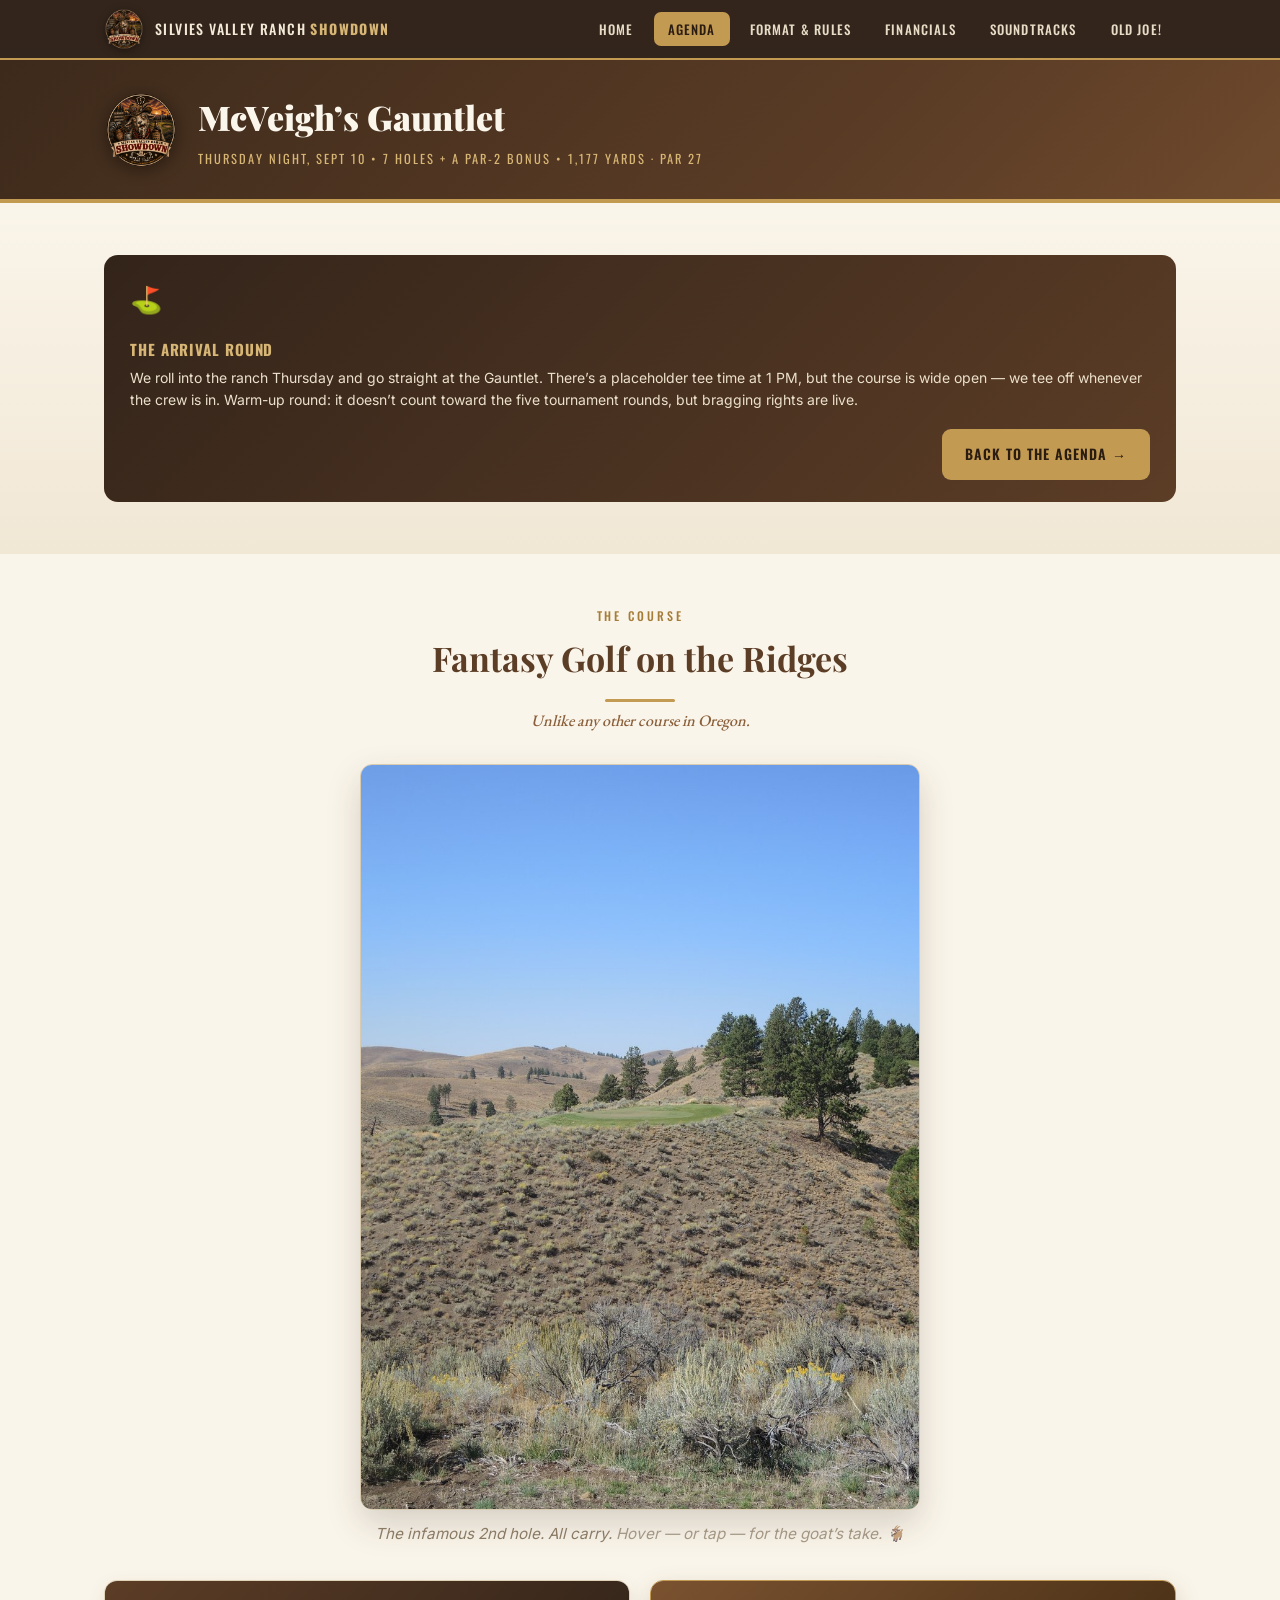
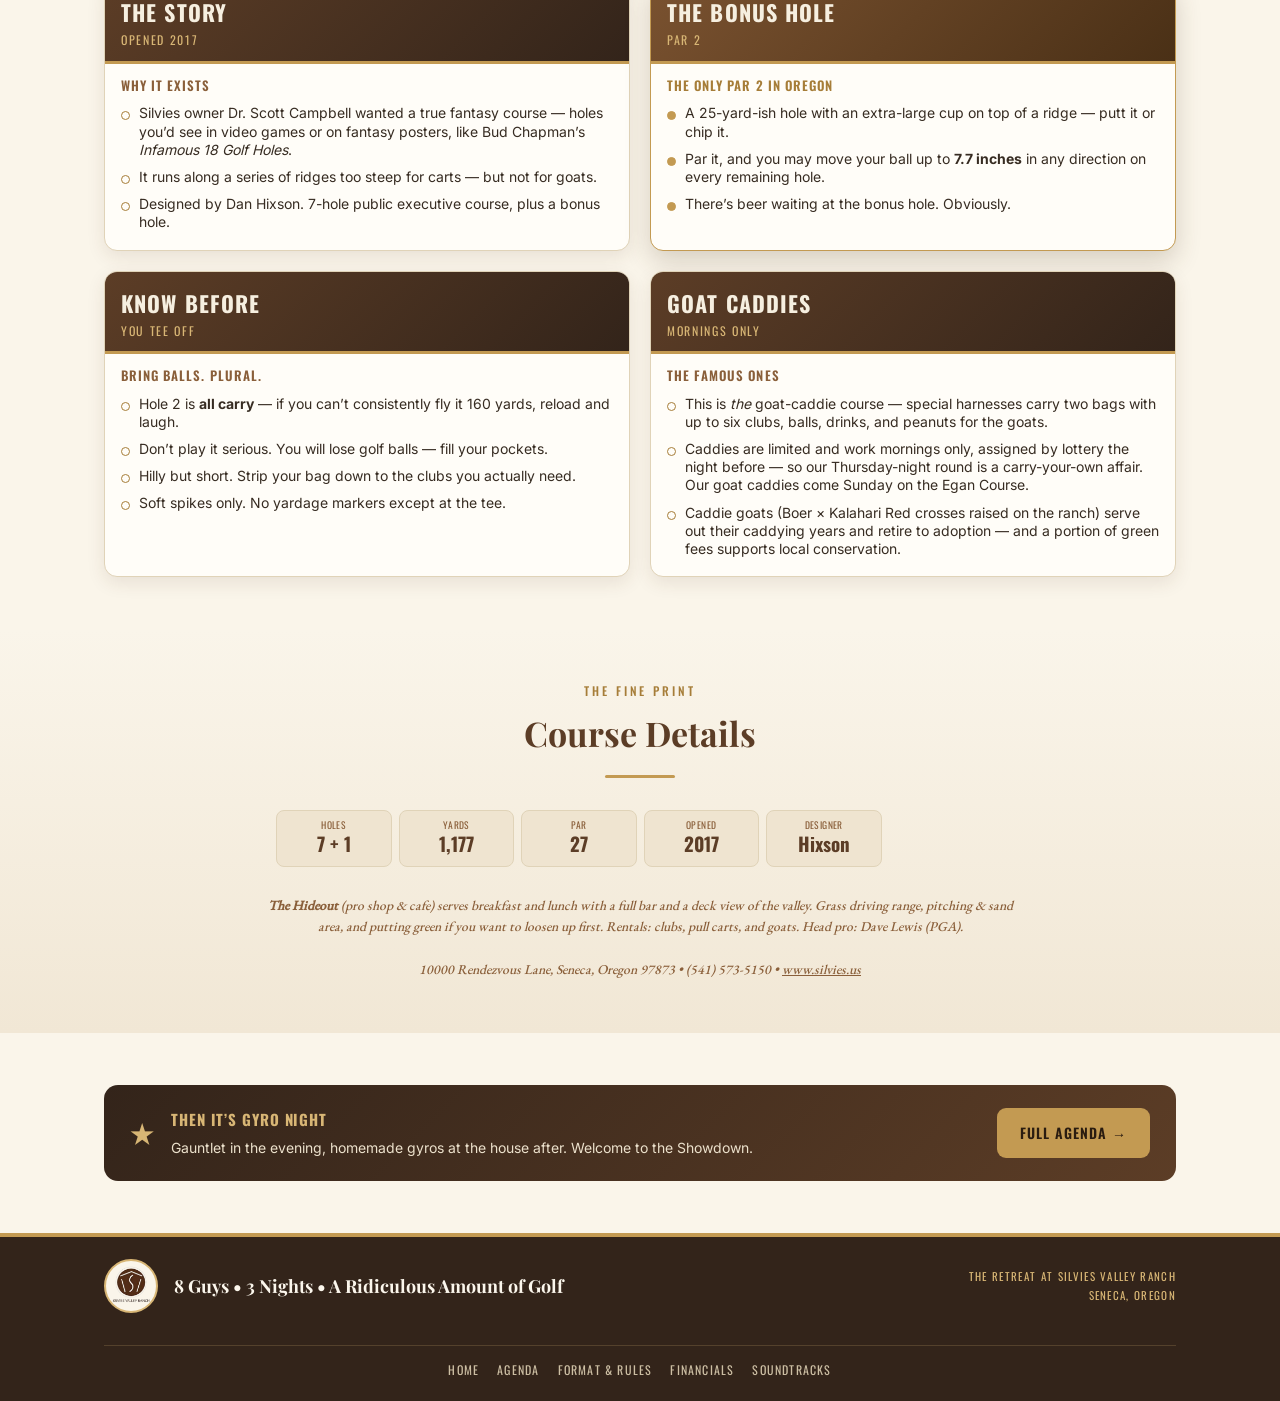
<file: gauntlet.html>
<!DOCTYPE html><html lang="en"><head><meta charset="utf-8">
<meta name="viewport" content="width=device-width, initial-scale=1">
<title>McVeigh&rsquo;s Gauntlet &mdash; Silvies Valley Ranch Showdown</title><link rel="icon" type="image/png" href="assets/img/crest.png">
<link rel="apple-touch-icon" href="assets/img/crest.png">
<meta name="theme-color" content="#33241a">
<meta name="description" content="McVeigh's Gauntlet — the Showdown's Thursday-night arrival round. 7 fantasy holes plus a par-2 bonus hole along the ridges at Silvies Valley Ranch.">
<meta property="og:title" content="McVeigh's Gauntlet — Silvies Valley Ranch Showdown">
<meta property="og:description" content="McVeigh's Gauntlet — the Showdown's Thursday-night arrival round. 7 fantasy holes plus a par-2 bonus hole along the ridges at Silvies Valley Ranch.">
<meta property="og:image" content="https://silviesvalleyshowdown.com/assets/img/crew.webp">
<meta property="og:type" content="website">
<meta name="twitter:card" content="summary_large_image">
<script>try{if(sessionStorage.getItem("tileNav"))document.documentElement.classList.add("tilecover")}catch(e){}</script>
<link rel="stylesheet" href="assets/style.css"></head><body><header class="nav"><div class="nav-inner">
  <a class="nav-brand" href="index.html"><img class="nav-crest" src="assets/img/crest.png" alt="">
    <span>Silvies Valley Ranch <b>Showdown</b></span></a>
  <nav class="nav-links"><a href="index.html">Home</a><a href="agenda.html" class="active">Agenda</a><a href="format.html">Format<span class="hide-sm"> &amp; Rules</span></a><a href="financials.html">Financials</a><a href="index.html#soundtracks">Soundtracks</a><a href="#" class="oldjoe-link">Old Joe!</a></nav>
</div></header>
<section class="page-head"><div class="ph-in">
  <img class="ph-crest" src="assets/img/crest.png" alt="">
  <div><h1 class="serif">McVeigh&rsquo;s Gauntlet</h1>
    <div class="ph-sub">Thursday Night, Sept 10 &bull; 7 Holes + a Par-2 Bonus &bull; 1,177 Yards &middot; Par 27</div></div>
</div></section>

<section class="section cream"><div class="wrap">
  <div class="callout"><div class="ic">&#9971;</div>
    <div class="co-t"><b>The Arrival Round</b>
      <p>We roll into the ranch Thursday and go straight at the Gauntlet. There&rsquo;s a placeholder
      tee time at 1 PM, but the course is wide open &mdash; we tee off whenever the crew is in.
      Warm-up round: it doesn&rsquo;t count toward the five tournament rounds, but bragging rights are live.</p></div>
    <div class="co-cta"><a class="btn btn-gold" href="agenda.html">Back to the Agenda &rarr;</a></div>
  </div>
</div></section>

<section class="section alt"><div class="wrap">
  <div class="sec-head"><div class="sec-eyebrow">The Course</div>
    <div class="sec-title serif">Fantasy Golf on the Ridges</div><div class="rule"></div>
    <div class="sec-sub">Unlike any other course in Oregon.</div></div>
  <figure class="hole2" id="hole2">
    <img src="assets/img/gauntlet-hole2.jpg" alt="The infamous all-carry 2nd hole at McVeigh's Gauntlet — a green perched across a sagebrush ravine">
    <figcaption>The infamous 2nd hole. All carry. <span class="hole2-hint">Hover &mdash; or tap &mdash; for the goat&rsquo;s take. &#128016;</span></figcaption>
  </figure>
  <div class="rounds">
    <div class="daycard"><div class="dc-head"><div class="dc-day">THE STORY</div>
        <div class="dc-date">OPENED 2017</div></div>
      <div class="dc-theme">Why It Exists</div>
      <ul class="dc-list">
        <li>Silvies owner Dr. Scott Campbell wanted a true fantasy course &mdash; holes you&rsquo;d see
          in video games or on fantasy posters, like Bud Chapman&rsquo;s <i>Infamous 18 Golf Holes</i>.</li>
        <li>It runs along a series of ridges too steep for carts &mdash; but not for goats.</li>
        <li>Designed by Dan Hixson. 7-hole public executive course, plus a bonus hole.</li>
      </ul></div>
    <div class="daycard feature"><div class="dc-head"><div class="dc-day">THE BONUS HOLE</div>
        <div class="dc-date">PAR 2</div></div>
      <div class="dc-theme">The Only Par 2 in Oregon</div>
      <ul class="dc-list">
        <li>A 25-yard-ish hole with an extra-large cup on top of a ridge &mdash; putt it or chip it.</li>
        <li>Par it, and you may move your ball up to <b>7.7 inches</b> in any direction on every remaining hole.</li>
        <li>There&rsquo;s beer waiting at the bonus hole. Obviously.</li>
      </ul></div>
    <div class="daycard"><div class="dc-head"><div class="dc-day">KNOW BEFORE</div>
        <div class="dc-date">YOU TEE OFF</div></div>
      <div class="dc-theme">Bring Balls. Plural.</div>
      <ul class="dc-list">
        <li>Hole 2 is <b>all carry</b> &mdash; if you can&rsquo;t consistently fly it 160 yards, reload and laugh.</li>
        <li>Don&rsquo;t play it serious. You will lose golf balls &mdash; fill your pockets.</li>
        <li>Hilly but short. Strip your bag down to the clubs you actually need.</li>
        <li>Soft spikes only. No yardage markers except at the tee.</li>
      </ul></div>
    <div class="daycard"><div class="dc-head"><div class="dc-day">GOAT CADDIES</div>
        <div class="dc-date">MORNINGS ONLY</div></div>
      <div class="dc-theme">The Famous Ones</div>
      <ul class="dc-list">
        <li>This is <i>the</i> goat-caddie course &mdash; special harnesses carry two bags with up to six
          clubs, balls, drinks, and peanuts for the goats.</li>
        <li>Caddies are limited and work mornings only, assigned by lottery the night before &mdash; so
          our Thursday-night round is a carry-your-own affair. Our goat caddies come Sunday on the Egan Course.</li>
        <li>Caddie goats (Boer &times; Kalahari Red crosses raised on the ranch) serve out their caddying
          years and retire to adoption &mdash; and a portion of green fees supports local conservation.</li>
      </ul></div>
  </div>
</div></section>

<section class="section cream"><div class="wrap">
  <div class="sec-head"><div class="sec-eyebrow">The Fine Print</div>
    <div class="sec-title serif">Course Details</div><div class="rule"></div></div>
  <div class="pts" style="max-width:760px;margin:0 auto 18px;">
    <div class="pt"><span>Holes</span><b>7 + 1</b></div>
    <div class="pt"><span>Yards</span><b>1,177</b></div>
    <div class="pt"><span>Par</span><b>27</b></div>
    <div class="pt"><span>Opened</span><b>2017</b></div>
    <div class="pt"><span>Designer</span><b>Hixson</b></div>
  </div>
  <p class="fine" style="text-align:center;max-width:760px;margin:0 auto;">
    <b>The Hideout</b> (pro shop &amp; cafe) serves breakfast and lunch with a full bar and a deck view of the
    valley. Grass driving range, pitching &amp; sand area, and putting green if you want to loosen up first.
    Rentals: clubs, pull carts, and goats. Head pro: Dave Lewis (PGA).<br><br>
    10000 Rendezvous Lane, Seneca, Oregon 97873 &bull; (541) 573-5150 &bull;
    <a href="https://www.silvies.us" target="_blank" rel="noopener" style="text-decoration:underline;">www.silvies.us</a>
  </p>
</div></section>

<section class="section alt"><div class="wrap">
  <div class="callout"><div class="ic">&#9733;</div>
    <div class="co-t"><b>Then It&rsquo;s Gyro Night</b>
      <p>Gauntlet in the evening, homemade gyros at the house after. Welcome to the Showdown.</p></div>
    <div class="co-cta"><a class="btn btn-gold" href="agenda.html">Full Agenda &rarr;</a></div>
  </div>
</div></section>
<footer class="site-footer"><div class="ft-inner">
  <div class="ft-badge"><img src="assets/img/logo.png" alt="Silvies Valley Ranch"></div>
  <div class="ft-tag">8 Guys &bull; 3 Nights &bull; A Ridiculous Amount of Golf</div>
  <div class="ft-loc">The Retreat at Silvies Valley Ranch<br>Seneca, Oregon</div>
  <div class="ft-links"><a href="index.html">Home</a><a href="agenda.html">Agenda</a>
    <a href="format.html">Format<span class="hide-sm"> &amp; Rules</span></a><a href="financials.html">Financials</a><a href="index.html#soundtracks">Soundtracks</a></div>
</div></footer><script src="assets/vendor/html2canvas.min.js" defer></script>
<script src="assets/tiles.js" defer></script>
<script src="assets/oldjoe.js" defer></script>
<script>
(function(){
  var au=new Audio('assets/audio/goat-bleat.mp3'); au.preload='auto';
  var greeted=false;
  function play(){ try{au.currentTime=0;}catch(e){} return au.play().then(function(){greeted=true;}); }
  function greet(){ if(!greeted) play().catch(function(){}); }
  // bleat the moment the page opens (if the browser allows it)...
  play().catch(function(){
    // ...otherwise the instant they touch anything
    ['pointerdown','keydown','touchend'].forEach(function(ev){
      document.addEventListener(ev,greet,{once:true,capture:true});
    });
  });
  var fig=document.getElementById('hole2');
  if(fig){
    fig.addEventListener('mouseenter',function(){ play().catch(function(){}); });
    fig.addEventListener('click',function(){ play().catch(function(){}); });
  }
})();
</script>
</body></html>
</file>
<file: assets/style.css>
/* ============ FONTS ============ */
@font-face{font-family:'Playfair Display';font-weight:700;font-display:swap;src:url('fonts/pf-700.woff2') format('woff2');}
@font-face{font-family:'Playfair Display';font-weight:900;font-display:swap;src:url('fonts/pf-900.woff2') format('woff2');}
@font-face{font-family:'Oswald';font-weight:400;font-display:swap;src:url('fonts/os-400.woff2') format('woff2');}
@font-face{font-family:'Oswald';font-weight:500;font-display:swap;src:url('fonts/os-500.woff2') format('woff2');}
@font-face{font-family:'Oswald';font-weight:600;font-display:swap;src:url('fonts/os-600.woff2') format('woff2');}
@font-face{font-family:'Oswald';font-weight:700;font-display:swap;src:url('fonts/os-700.woff2') format('woff2');}
@font-face{font-family:'Inter';font-weight:400;font-display:swap;src:url('fonts/inter-400.woff2') format('woff2');}
@font-face{font-family:'Inter';font-weight:500;font-display:swap;src:url('fonts/inter-500.woff2') format('woff2');}
@font-face{font-family:'Inter';font-weight:600;font-display:swap;src:url('fonts/inter-600.woff2') format('woff2');}
@font-face{font-family:'Inter';font-weight:700;font-display:swap;src:url('fonts/inter-700.woff2') format('woff2');}
@font-face{font-family:'EB Garamond';font-weight:500;font-display:swap;src:url('fonts/garamond-500.woff2') format('woff2');}

/* ============ BASE ============ */
*{margin:0;padding:0;box-sizing:border-box;}
:root{
  --espresso:#33241a;--brown:#5c3d26;--brand:#6f4a2d;--tan:#8a5f3a;
  --cream:#f6efe0;--cream2:#efe4d0;--paper:#faf5ea;--ink:#372c22;
  --gold:#c39a52;--gold-d:#a67d38;--gold-l:#d8b675;
  --green:#6f7d4f;--green-d:#59683c;--rust:#9a5a34;--line:#e0d3b8;
  --maxw:1120px;
}
html{scroll-behavior:smooth;}
body{font-family:'Inter',sans-serif;color:var(--ink);background:#e9ded0;
  -webkit-font-smoothing:antialiased;line-height:1.6;}
.serif{font-family:'Playfair Display',serif;}
a{color:inherit;text-decoration:none;}
img{display:block;max-width:100%;}
.wrap{max-width:var(--maxw);margin:0 auto;padding:0 24px;}

/* ============ TILE TRANSITION ============ */
html.tilecover body{visibility:hidden;}
.tilecv{position:fixed;inset:0;width:100vw;height:100vh;z-index:3000;pointer-events:none;
  visibility:visible;}

/* ============ INTRO (auto-play trailer) ============ */
.intro{position:fixed;inset:0;z-index:2000;background:#000;}
.intro[hidden]{display:none;}
.intro video{position:absolute;inset:0;width:100%;height:100%;object-fit:contain;background:#000;
  opacity:0;transition:opacity 1.2s ease;}
.intro video.on{opacity:1;}
.intro-sound{position:absolute;left:50%;transform:translateX(-50%);bottom:30px;z-index:2;
  font-family:'Oswald';font-weight:600;text-transform:uppercase;letter-spacing:.1em;font-size:14px;
  color:#2a1c10;background:var(--gold);border:0;border-radius:24px;padding:12px 24px;cursor:pointer;
  box-shadow:0 6px 20px rgba(0,0,0,.5);transition:.15s;}
.intro-sound:hover{background:var(--gold-l);}
.intro-start{position:absolute;inset:0;width:100%;height:100%;z-index:2;border:0;cursor:pointer;
  background:none;}
.intro-start .grp{position:absolute;left:50%;transform:translateX(-50%);
  top:min(calc(50% + 28.125vw + 18px),calc(100% - 150px));
  display:flex;flex-direction:column;align-items:center;gap:14px;}
.intro-start .ring{width:64px;height:64px;border-radius:50%;border:2px solid rgba(216,182,117,.9);
  background:rgba(0,0,0,.4);display:flex;align-items:center;justify-content:center;
  animation:introPulse 2.2s ease-in-out infinite;}
.intro-start .tri{width:0;height:0;border-left:19px solid var(--gold-l);
  border-top:12px solid transparent;border-bottom:12px solid transparent;margin-left:6px;}
.intro-start .lbl{font-family:'Oswald';font-weight:500;text-transform:uppercase;
  letter-spacing:.28em;font-size:12px;color:var(--gold-l);text-shadow:0 1px 6px rgba(0,0,0,.6);}
@keyframes introPulse{0%,100%{transform:scale(1);box-shadow:0 0 0 0 rgba(216,182,117,.35);}
  50%{transform:scale(1.05);box-shadow:0 0 0 16px rgba(216,182,117,0);}}
.intro-skip{background:none;border:0;cursor:pointer;font-family:'Oswald';text-transform:uppercase;
  letter-spacing:.14em;font-size:12px;color:#8a7a5f;padding:8px 12px;transition:.15s;}
.intro-skip:hover{color:var(--gold-l);}
.intro-skip-play{position:absolute;right:16px;bottom:16px;z-index:3;color:#cbb98f;
  background:rgba(0,0,0,.45);border-radius:8px;}

/* ============ NAV ============ */
.nav{position:sticky;top:0;z-index:100;background:rgba(43,30,20,.96);
  backdrop-filter:blur(6px);border-bottom:2px solid var(--gold);}
.nav-inner{max-width:var(--maxw);margin:0 auto;padding:9px 24px;display:flex;
  align-items:center;gap:16px;}
.nav-brand{display:flex;align-items:center;gap:11px;}
.nav-crest{width:40px;height:40px;object-fit:contain;filter:drop-shadow(0 2px 4px rgba(0,0,0,.4));}
.nav-brand span{font-family:'Oswald';font-weight:500;text-transform:uppercase;letter-spacing:.1em;
  font-size:14px;color:#f3ead7;}
.nav-brand span b{color:var(--gold-l);font-weight:700;}
.nav-links{margin-left:auto;display:flex;gap:6px;}
.nav-links a{font-family:'Oswald';font-weight:500;text-transform:uppercase;letter-spacing:.09em;
  font-size:13px;color:#e7dcc6;padding:7px 14px;border-radius:7px;transition:.15s;}
.nav-links a:hover{background:rgba(255,255,255,.09);color:#fff;}
.nav-links a.active{background:var(--gold);color:#2a1c10;}

/* ============ HERO ============ */
.hero{position:relative;min-height:560px;display:flex;align-items:center;overflow:hidden;
  border-bottom:5px solid var(--gold);}
.hero-bg{position:absolute;inset:0;width:100%;height:100%;object-fit:cover;object-position:50% 40%;}
.hero-tint{position:absolute;inset:0;background:
  linear-gradient(90deg,rgba(29,20,12,.90) 0%,rgba(29,20,12,.6) 45%,rgba(29,20,12,.2) 72%,rgba(29,20,12,.45) 100%),
  linear-gradient(0deg,rgba(29,20,12,.7) 0%,rgba(29,20,12,0) 45%);}
.hero-inner{position:relative;max-width:var(--maxw);margin:0 auto;padding:52px 24px;width:100%;
  display:flex;align-items:center;gap:36px;}
.hero-text{flex:1;color:#f6efe0;}
.hero-kicker{font-family:'Oswald';text-transform:uppercase;letter-spacing:.4em;font-size:14px;
  font-weight:500;color:var(--gold-l);margin-bottom:10px;}
.hero-title{font-family:'Playfair Display';font-weight:900;font-size:64px;line-height:.98;
  color:#fbf6ec;text-shadow:0 3px 18px rgba(0,0,0,.5);}
.hero-show{font-family:'Oswald';font-weight:600;text-transform:uppercase;letter-spacing:.16em;
  font-size:25px;color:var(--gold-l);margin-top:12px;}
.hero-meta{display:flex;flex-wrap:wrap;align-items:center;gap:14px;margin-top:16px;
  font-size:16px;font-weight:500;color:#efe6d3;letter-spacing:.04em;}
.hero-meta .dot{width:6px;height:6px;border-radius:50%;background:var(--gold);}
.hero-cta{display:flex;flex-wrap:wrap;gap:14px;margin-top:28px;}
.hero-crest-link{flex:0 0 auto;display:block;}
.hero-crest-img{width:290px;height:auto;filter:drop-shadow(0 8px 22px rgba(0,0,0,.6));transition:transform .2s;}
.hero-crest-link:hover .hero-crest-img{transform:scale(1.03) rotate(-1.5deg);}

/* countdown */
.countdown{margin-top:26px;}
.cd-label{font-family:'Oswald';text-transform:uppercase;letter-spacing:.3em;font-size:12px;
  font-weight:500;color:var(--gold-l);margin-bottom:10px;}
.cd-grid{display:flex;flex-wrap:wrap;gap:10px;}
.cd-cell{background:rgba(29,20,12,.55);border:1px solid rgba(216,182,117,.45);border-radius:10px;
  padding:11px 0 9px;text-align:center;min-width:76px;backdrop-filter:blur(3px);}
.cd-cell b{display:block;font-family:'Oswald';font-weight:700;font-size:30px;line-height:1;
  color:#fbf6ec;font-feature-settings:"tnum";}
.cd-cell span{font-family:'Oswald';text-transform:uppercase;letter-spacing:.14em;font-size:10.5px;
  color:var(--gold-l);}
.cd-live{font-family:'Playfair Display';font-weight:700;font-size:26px;color:#fbf6ec;
  text-shadow:0 2px 10px rgba(0,0,0,.5);}

/* buttons */
.btn{display:inline-flex;align-items:center;gap:8px;font-family:'Oswald';font-weight:600;
  text-transform:uppercase;letter-spacing:.07em;font-size:14px;padding:13px 22px;border-radius:9px;
  cursor:pointer;transition:.16s;border:1.5px solid transparent;}
.btn-gold{background:var(--gold);color:#2a1c10;}
.btn-gold:hover{background:var(--gold-l);transform:translateY(-1px);}
.btn-ghost{background:rgba(255,255,255,.08);color:#f6efe0;border-color:rgba(216,182,117,.6);}
.btn-ghost:hover{background:rgba(255,255,255,.16);}
.btn-brown{background:var(--brown);color:#f6efe0;}
.btn-brown:hover{background:var(--brand);}

/* ============ STAT BAND ============ */
.statband{background:linear-gradient(135deg,var(--espresso),var(--brown));color:#f4ead6;}
.statband .wrap{display:flex;justify-content:space-around;flex-wrap:wrap;gap:16px;padding:22px 24px;text-align:center;}
.stat b{display:block;font-family:'Oswald';font-weight:700;font-size:34px;color:var(--gold-l);line-height:1;}
.stat span{font-family:'Oswald';text-transform:uppercase;letter-spacing:.16em;font-size:12px;color:#e7dcc6;}

/* ============ SECTIONS ============ */
.section{padding:52px 0;}
.section.alt{background:var(--paper);}
.section.cream{background:linear-gradient(180deg,#faf5ea,#f1e7d5);}
.sec-head{text-align:center;margin-bottom:30px;}
.sec-eyebrow{font-family:'Oswald';text-transform:uppercase;letter-spacing:.24em;font-size:12px;
  color:var(--gold-d);font-weight:500;}
.sec-title{font-family:'Playfair Display';font-weight:700;font-size:34px;color:var(--brown);margin-top:6px;}
.sec-sub{font-family:'EB Garamond',serif;font-style:italic;font-size:16px;color:var(--tan);margin-top:6px;}
.rule{width:70px;height:3px;background:var(--gold);border-radius:2px;margin:14px auto 0;}

/* ============ CARDS (CTA) ============ */
.cta-grid{display:grid;grid-template-columns:repeat(3,1fr);gap:20px;}
.cta-card{position:relative;border-radius:16px;overflow:hidden;min-height:230px;display:flex;
  align-items:flex-end;box-shadow:0 12px 30px rgba(51,36,26,.22);border:1px solid var(--line);}
.cta-card img{position:absolute;inset:0;width:100%;height:100%;object-fit:cover;transition:.4s;}
.cta-card:hover img{transform:scale(1.05);}
.cta-card .ov{position:absolute;inset:0;background:linear-gradient(0deg,rgba(29,20,12,.9),rgba(29,20,12,.15));}
.cta-card .cc-in{position:relative;padding:26px;color:#f6efe0;}
.cta-card h3{font-family:'Playfair Display';font-weight:700;font-size:26px;}
.cta-card p{font-size:14.5px;color:#e7dcc6;margin:6px 0 14px;max-width:340px;}
.cta-card .go{font-family:'Oswald';text-transform:uppercase;letter-spacing:.08em;font-size:13px;
  color:var(--gold-l);font-weight:600;}

/* ============ ROSTER ============ */
.two-col{display:grid;grid-template-columns:1.1fr .9fr;gap:34px;align-items:center;}
.roster-grid{display:grid;grid-template-columns:1fr 1fr;gap:10px 22px;}
.rname{font-weight:600;font-size:16px;display:flex;align-items:center;gap:11px;padding:9px 0;
  border-bottom:1px solid var(--line);}
.rnum{font-family:'Oswald';font-weight:500;font-size:12px;color:var(--gold-d);background:var(--cream2);
  width:26px;height:26px;border-radius:50%;display:flex;align-items:center;justify-content:center;flex:0 0 auto;}
.photo{border-radius:14px;overflow:hidden;box-shadow:0 10px 26px rgba(51,36,26,.2);border:1px solid var(--line);}
.photo img{width:100%;height:100%;object-fit:cover;}
.crew-crest{width:100%;max-width:440px;margin:0 auto;justify-self:center;
  filter:drop-shadow(0 12px 28px rgba(51,36,26,.38));}

/* ============ GOLF ============ */
.golf-wrap{display:grid;grid-template-columns:1.2fr .8fr;gap:30px;align-items:center;}
.bignum{display:flex;align-items:baseline;gap:12px;margin-bottom:14px;}
.bignum b{font-family:'Oswald';font-weight:700;font-size:52px;color:var(--brown);line-height:.9;}
.bignum span{font-family:'Oswald';text-transform:uppercase;letter-spacing:.12em;font-size:15px;color:var(--tan);}
.sess-row{display:grid;grid-template-columns:repeat(3,1fr);gap:10px;max-width:440px;}
.sess{background:var(--cream2);border:1px solid var(--line);border-radius:9px;padding:11px 6px;text-align:center;}
.sess .sd{display:block;font-family:'Oswald';font-weight:600;font-size:15px;color:var(--brown);}
.sess .st{display:block;font-family:'Oswald';font-size:12px;color:var(--tan);letter-spacing:.1em;}
.chips{display:flex;flex-wrap:wrap;gap:9px;margin-top:18px;}
.chip{font-family:'Oswald';font-weight:500;font-size:12.5px;letter-spacing:.05em;padding:6px 13px;
  border-radius:20px;text-transform:uppercase;}
.chip.on{background:var(--brown);color:#f6efe0;}
.chip.opt{background:transparent;border:1.4px solid var(--gold-d);color:var(--gold-d);}
.chip.opt em{font-style:normal;font-size:10.5px;opacity:.85;}

/* ============ DAY CARDS (agenda) ============ */
.days{display:grid;grid-template-columns:repeat(4,1fr);gap:20px;}
.daycard{background:#fffdf8;border:1px solid var(--line);border-radius:13px;overflow:hidden;
  box-shadow:0 6px 18px rgba(74,53,32,.1);display:flex;flex-direction:column;}
.daycard.feature{border-color:var(--gold);box-shadow:0 10px 26px rgba(74,53,32,.2);}
.dc-head{background:linear-gradient(135deg,var(--brown),var(--espresso));color:#f6efe0;
  padding:14px 16px 11px;border-bottom:3px solid var(--gold);}
.daycard.feature .dc-head{background:linear-gradient(135deg,#7a5230,#4a3016);}
.dc-day{font-family:'Oswald';font-weight:700;font-size:22px;letter-spacing:.05em;}
.dc-date{font-family:'Oswald';font-weight:400;font-size:12px;letter-spacing:.14em;color:var(--gold-l);text-transform:uppercase;}
.dc-theme{font-family:'Oswald';font-weight:600;text-transform:uppercase;letter-spacing:.08em;font-size:13px;
  color:var(--tan);padding:11px 16px 5px;}
.daycard.feature .dc-theme{color:var(--gold-d);}
.dc-list{list-style:none;padding:4px 16px 18px;display:flex;flex-direction:column;gap:9px;}
.dc-list li{position:relative;padding-left:18px;font-size:14.5px;line-height:1.3;}
.dc-list li:before{content:"";position:absolute;left:0;top:7px;width:7px;height:7px;border-radius:50%;
  border:1.6px solid var(--gold-d);}
.daycard.feature .dc-list li:before{background:var(--gold);border-color:var(--gold);}

/* ============ FORMAT & RULES ============ */
.rounds{display:grid;grid-template-columns:1fr 1fr;gap:20px;}
.rounds .dc-list li{font-size:14px;}
.pts{display:grid;grid-template-columns:repeat(6,1fr);gap:7px;padding:2px 16px 10px;}
.pt{background:var(--cream2);border:1px solid var(--line);border-radius:8px;padding:7px 2px 6px;text-align:center;}
.pt span{display:block;font-family:'Oswald';font-size:9.5px;letter-spacing:.04em;color:var(--tan);text-transform:uppercase;}
.pt b{font-family:'Oswald';font-weight:700;font-size:19px;color:var(--brown);line-height:1.1;}
.daycard.feature .pt{background:rgba(198,154,82,.14);}

/* ============ ADVENTURES ============ */
.adv-grid{display:grid;grid-template-columns:repeat(5,1fr);gap:16px;}
.adv{background:#fffdf8;border:1px solid var(--line);border-radius:12px;padding:20px 14px;text-align:center;
  box-shadow:0 5px 14px rgba(74,53,32,.09);}
.adv .advdot{width:14px;height:14px;border-radius:50%;background:var(--gold);margin:0 auto 12px;
  box-shadow:0 0 0 5px rgba(198,154,82,.18);}
.adv .an{font-family:'Oswald';font-weight:600;text-transform:uppercase;letter-spacing:.05em;font-size:13.5px;color:var(--brown);}
.adv .ab{font-family:'EB Garamond',serif;font-style:italic;font-size:12px;color:var(--tan);margin-top:4px;}

/* ============ NOTE / CALLOUT ============ */
.callout{background:linear-gradient(135deg,var(--espresso),var(--brown));color:#f4ead6;border-radius:14px;
  padding:22px 26px;display:flex;gap:18px;align-items:center;flex-wrap:wrap;}
.callout .ic{font-family:'Oswald';font-weight:700;font-size:26px;color:var(--gold-l);}
.callout .co-t b{font-family:'Oswald';text-transform:uppercase;letter-spacing:.06em;font-size:15px;color:var(--gold-l);}
.callout .co-t p{font-size:14px;color:#ece1cc;margin-top:3px;}
.callout .co-cta{margin-left:auto;}
.pay-actions{margin-left:auto;display:flex;align-items:center;gap:18px;flex-wrap:wrap;}
.qr{display:flex;flex-direction:column;align-items:center;gap:5px;background:var(--paper);
  padding:8px 8px 6px;border-radius:11px;border:1px solid var(--gold-l);}
.qr img{width:92px;height:92px;display:block;}
.qr span{font-family:'Oswald';font-size:10px;letter-spacing:.05em;color:var(--brown);text-transform:uppercase;}
@media (max-width:640px){.pay-actions{margin-left:0;width:100%;justify-content:center;}}

/* ============ FINANCIALS ============ */
.summary{background:linear-gradient(160deg,#fffdf8,#f2e8d4);border:1px solid var(--line);border-radius:16px;
  padding:26px 28px;box-shadow:0 8px 22px rgba(92,61,38,.12);}
.sum-grid{display:grid;grid-template-columns:repeat(4,1fr);gap:18px;}
.sm .k{font-family:'Oswald';text-transform:uppercase;letter-spacing:.1em;font-size:11px;color:var(--tan);font-weight:500;}
.sm .v{font-family:'Oswald';font-weight:700;font-size:26px;color:var(--brown);margin-top:4px;}
.sm .v.name{font-size:20px;}
.sm .v .u{font-size:12px;font-weight:500;letter-spacing:.08em;color:var(--tan);text-transform:uppercase;}
.sm .v .nw{white-space:nowrap;margin-right:8px;}
.sm.hl .v{color:var(--green-d);}
.sm.hl2 .v{color:var(--rust);}
.sum-div{height:1px;background:var(--line);margin:22px 0 18px;}
.progress-wrap{display:flex;align-items:center;gap:16px;flex-wrap:wrap;}
.progress{flex:1;min-width:220px;height:16px;background:#e6d8bf;border-radius:9px;overflow:hidden;border:1px solid var(--line);}
.progress .fill{height:100%;background:linear-gradient(90deg,var(--green),var(--green-d));border-radius:9px;}
.progress-lbl{font-family:'Oswald';font-size:13.5px;color:var(--tan);font-weight:500;}
.progress-lbl b{color:var(--green-d);}

.table-scroll{overflow-x:auto;-webkit-overflow-scrolling:touch;border-radius:12px;}
.table-scroll table{min-width:500px;}
table.ledger{width:100%;border-collapse:collapse;margin-top:6px;background:#fffdf8;border-radius:12px;overflow:hidden;
  box-shadow:0 6px 18px rgba(74,53,32,.1);}
table.ledger thead th{background:var(--espresso);color:#f4ead6;font-family:'Oswald';font-weight:500;
  text-transform:uppercase;letter-spacing:.08em;font-size:12px;padding:13px 16px;text-align:left;}
table.ledger th.num,table.ledger td.num{text-align:right;font-family:'Oswald';font-feature-settings:"tnum";}
table.ledger td{padding:12px 16px;border-bottom:1px solid var(--line);font-size:15px;}
table.ledger tbody tr:nth-child(even){background:rgba(246,239,224,.5);}
.c-name{font-weight:600;}
.c-rem{font-weight:700;color:var(--brown);}
tr.host{background:rgba(111,74,45,.08)!important;}
tr.host .c-name{color:var(--brown);}
tr.host .c-rem{color:var(--green-d);}
table.ledger tfoot td{padding:14px 16px;font-family:'Oswald';font-weight:600;font-size:15px;
  background:var(--cream2);border-top:2px solid var(--gold);}
.chip-st{font-family:'Oswald';font-weight:500;font-size:11px;letter-spacing:.05em;padding:5px 11px;
  border-radius:20px;text-transform:uppercase;white-space:nowrap;}
.chip-st.host{background:var(--brown);color:#f6efe0;}
.chip-st.partial{background:rgba(198,154,82,.2);color:var(--gold-d);border:1px solid var(--gold-d);}
.chip-st.owes{background:rgba(154,90,52,.14);color:var(--rust);border:1px solid var(--rust);}
.chip-st.paid{background:rgba(111,125,79,.18);color:var(--green-d);border:1px solid var(--green-d);}
.fine{font-family:'EB Garamond',serif;font-style:italic;font-size:13.5px;color:var(--tan);margin-top:14px;}

.warn{background:linear-gradient(135deg,var(--espresso),var(--brown));color:#f4ead6;border-radius:13px;
  padding:16px 22px;display:flex;gap:15px;align-items:flex-start;margin-bottom:18px;}
.warn .ic{font-family:'Oswald';font-weight:700;font-size:22px;color:var(--gold-l);}
.warn .t b{font-family:'Oswald';text-transform:uppercase;letter-spacing:.07em;font-size:13.5px;color:var(--gold-l);}
.warn .t p{font-size:13.5px;color:#ece1cc;margin-top:3px;}
table.trip{width:100%;border-collapse:collapse;background:#fffdf8;border-radius:12px;overflow:hidden;box-shadow:0 5px 14px rgba(74,53,32,.09);}
table.trip thead th{background:var(--brown);color:#f4ead6;font-family:'Oswald';font-weight:500;text-transform:uppercase;
  letter-spacing:.07em;font-size:11.5px;padding:11px 16px;text-align:left;}
table.trip th.num,table.trip td.num{text-align:right;}
table.trip td{padding:10px 16px;border-bottom:1px solid var(--line);font-size:14px;}
.c-basis{color:var(--tan);font-size:12.5px;}
.tbd{font-family:'Oswald';font-size:11px;letter-spacing:.05em;text-transform:uppercase;color:var(--gold-d);
  background:rgba(166,125,56,.12);border:1px dashed var(--gold-d);padding:3px 10px;border-radius:12px;}

/* ============ KGB FLASH ============ */
.kgb-flash{position:fixed;inset:0;z-index:999;display:flex;align-items:center;
  justify-content:center;opacity:0;pointer-events:none;}
.kgb-flash img{max-width:88vw;max-height:82vh;object-fit:contain;transform:scale(.55);
  filter:drop-shadow(0 14px 44px rgba(0,0,0,.45));}
/* tap-to-talk hit-testing is alpha-based in JS; the overlay itself never blocks the page */
.kgb-flash.talking img{animation:kgbTalk .48s ease-in-out infinite;}
@keyframes kgbTalk{0%,100%{transform:scale(1) rotate(-1.3deg);}50%{transform:scale(1.035) rotate(1.5deg);}}

/* ============ PAGE HEADER (agenda/financials) ============ */
.page-head{position:relative;overflow:hidden;border-bottom:4px solid var(--gold);
  background:linear-gradient(135deg,#3d2a1b,#5c3d26 70%,#6f4a2d);}
.page-head .ph-in{max-width:var(--maxw);margin:0 auto;padding:30px 24px;display:flex;align-items:center;gap:20px;}
.page-head img.ph-crest{width:74px;height:74px;object-fit:contain;flex:0 0 auto;filter:drop-shadow(0 3px 8px rgba(0,0,0,.4));}
.page-head h1{font-family:'Playfair Display';font-weight:900;font-size:34px;color:#fbf6ec;}
.page-head .ph-quote{font-family:'Arial Black','Arial Bold',Arial,sans-serif;font-weight:900;
  font-size:32px;line-height:1.1;color:#fff;margin-top:8px;letter-spacing:.01em;
  text-shadow:0 2px 10px rgba(0,0,0,.35);}
@media (max-width:560px){.page-head .ph-quote{font-size:22px;}}
.page-head .ph-sub{font-family:'Oswald';text-transform:uppercase;letter-spacing:.16em;font-size:12.5px;
  color:var(--gold-l);margin-top:5px;}

/* ============ FOOTER ============ */
.site-footer{background:var(--espresso);color:#e7dcc6;border-top:4px solid var(--gold);}
.ft-inner{max-width:var(--maxw);margin:0 auto;padding:22px 24px;display:flex;align-items:center;gap:16px;flex-wrap:wrap;}
.ft-badge{width:54px;height:54px;border-radius:50%;background:var(--paper);flex:0 0 auto;display:flex;
  align-items:center;justify-content:center;border:2px solid var(--gold-l);}
.ft-badge img{width:40px;height:40px;object-fit:contain;}
.ft-tag{font-family:'Playfair Display';font-weight:700;font-size:18px;color:#fbf6ec;}
.ft-loc{margin-left:auto;text-align:right;font-family:'Oswald';text-transform:uppercase;letter-spacing:.12em;
  font-size:11px;color:var(--gold-l);line-height:1.7;}
.ft-links{width:100%;border-top:1px solid rgba(216,182,117,.2);margin-top:16px;padding-top:14px;
  display:flex;gap:18px;justify-content:center;flex-wrap:wrap;}
.ft-links a{font-family:'Oswald';text-transform:uppercase;letter-spacing:.1em;font-size:12px;color:#cdbfa4;}
.ft-links a:hover{color:var(--gold-l);}

/* ============ RESPONSIVE ============ */
@media (max-width:860px){
  .hero-inner{flex-direction:column;text-align:center;}
  .hero-crest-link{order:-1;}
  .hero-crest-img{width:210px;}
  .hero-title{font-size:46px;}.hero-cta{justify-content:center;}
  .hero-meta{justify-content:center;}
  .cd-grid{justify-content:center;}
  .two-col,.golf-wrap{grid-template-columns:1fr;}
  .days{grid-template-columns:1fr 1fr;}
  .rounds{grid-template-columns:1fr;}
  .pts{grid-template-columns:repeat(3,1fr);}
  .cta-grid{grid-template-columns:1fr;}
  .sum-grid{grid-template-columns:1fr 1fr;}
  .adv-grid{grid-template-columns:1fr 1fr;}
}
@media (max-width:560px){
  .nav-brand span{display:none;}
  .hero-title{font-size:38px;}
  .days{grid-template-columns:1fr;}
  .adv-grid{grid-template-columns:1fr;}
  table.ledger td,table.ledger th{padding:9px 8px;font-size:12.5px;}
  .hide-sm{display:none;}
  .statband .wrap{gap:10px 4px;}.stat b{font-size:26px;}
  .cd-cell{min-width:64px;padding:9px 0 7px;}.cd-cell b{font-size:24px;}
  .cd-label{letter-spacing:.2em;}
  .page-head .ph-in{gap:14px;padding:24px 20px;}
  .page-head img.ph-crest{width:54px;height:54px;}
  .page-head h1{font-size:25px;}
  .rname{font-size:14.5px;}
  .ft-inner{flex-direction:column;text-align:center;gap:10px;padding:24px 20px 18px;}
  .ft-loc{margin-left:0;text-align:center;}
  .ft-tag{font-size:16px;}
}

/* ---- Official Anthem player ---- */
.anthem{display:flex;align-items:center;gap:36px;max-width:760px;margin:0 auto;
  background:linear-gradient(140deg,#3b2a1d,#241811);border:1px solid rgba(216,182,117,.35);
  border-radius:18px;padding:28px 34px;box-shadow:0 18px 50px rgba(40,25,12,.35);}
.an-cover{width:150px;height:150px;border-radius:12px;flex:none;
  border:1px solid rgba(216,182,117,.5);box-shadow:0 10px 26px rgba(0,0,0,.45);}
.an-body{flex:1;min-width:0;}
.an-kicker{font-family:'Oswald';text-transform:uppercase;letter-spacing:.24em;
  font-size:11px;color:var(--gold);}
.an-title{font-size:30px;color:#f6efe0;margin:4px 0 18px;line-height:1.15;}
.an-controls{display:flex;align-items:center;gap:18px;}
.an-play{flex:none;width:58px;height:58px;border-radius:50%;cursor:pointer;
  border:2px solid rgba(216,182,117,.9);
  background:radial-gradient(circle at 35% 30%,rgba(216,182,117,.25),rgba(0,0,0,.35));
  display:flex;align-items:center;justify-content:center;
  transition:transform .2s,box-shadow .2s;}
.an-play:hover{transform:scale(1.06);box-shadow:0 0 24px rgba(216,182,117,.35);}
.an-tri{width:0;height:0;border-left:17px solid var(--gold-l);
  border-top:11px solid transparent;border-bottom:11px solid transparent;margin-left:4px;}
.an-pause{display:none;gap:5px;}
.an-pause i{display:block;width:5px;height:20px;background:var(--gold-l);border-radius:2px;}
.anthem.playing .an-tri{display:none;}
.anthem.playing .an-pause{display:flex;}
.an-track{flex:1;min-width:0;}
.an-bar{height:8px;border-radius:4px;background:rgba(246,239,224,.18);cursor:pointer;
  overflow:hidden;padding:0;}
.an-fill{height:100%;width:0;background:linear-gradient(90deg,var(--gold-d),var(--gold-l));
  border-radius:4px;transition:width .2s linear;}
.an-time{display:flex;justify-content:space-between;font-size:12px;
  color:rgba(246,239,224,.75);margin-top:7px;font-variant-numeric:tabular-nums;}
@media(max-width:640px){
  .anthem{flex-direction:column;gap:20px;padding:24px 20px;text-align:center;}
  .an-cover{width:180px;height:180px;}
  .an-title{font-size:25px;margin-bottom:14px;}
  .an-controls{width:100%;}
}
.an-cover{cursor:pointer;}
.anthem.loading .an-play{animation:anBuffer 1s ease-in-out infinite;}
@keyframes anBuffer{
  0%,100%{box-shadow:0 0 0 0 rgba(216,182,117,.55);}
  50%{box-shadow:0 0 0 12px rgba(216,182,117,0);}
}
#soundtracks{scroll-margin-top:84px;}
@media (max-width:600px){
  .nav-inner{padding:9px 12px;gap:10px;}
  .nav-links{gap:1px;}
  .nav-links a{padding:7px 7px;font-size:11.5px;letter-spacing:.05em;}
}
.rname.open{font-style:italic;font-weight:500;color:var(--tan);font-size:14px;line-height:1.35;}
.rname.open .rnum{background:var(--gold);color:#2a1c10;font-style:normal;}
.anthem-list{display:grid;gap:22px;}
.anthem-list{max-width:760px;margin:0 auto;}
.anthem-list .anthem{max-width:none;margin:0;}
@media (max-width:640px){
  .an-body{width:100%;}
}
.c-name.open{font-style:italic;color:var(--tan);font-weight:500;}
.an-dl{flex:none;width:44px;height:44px;border-radius:50%;display:flex;align-items:center;justify-content:center;
  border:1.5px solid rgba(216,182,117,.55);color:var(--gold-l);font-size:20px;line-height:1;
  transition:transform .2s,box-shadow .2s,background .2s;}
.an-dl:hover{transform:scale(1.08);background:rgba(216,182,117,.15);box-shadow:0 0 18px rgba(216,182,117,.3);}
@media (max-width:640px){
  .an-dl{margin-top:-2px;}
}

/* ---- Showdown cost calculator ---- */
.calc{max-width:860px;margin:0 auto;background:#fff;border:1px solid var(--line);
  border-radius:16px;box-shadow:0 14px 40px rgba(51,36,26,.12);overflow:hidden;}
.calc-cols{display:grid;grid-template-columns:1fr 1fr;gap:0 40px;padding:22px 32px 18px;}
.calc-group-title{font-family:'Oswald';text-transform:uppercase;letter-spacing:.18em;
  font-size:12px;color:var(--gold-d);margin:12px 0 6px;}
.calc-item{display:flex;align-items:center;gap:12px;padding:11px 0;
  border-bottom:1px solid var(--line);cursor:pointer;position:relative;}
.calc-item input{position:absolute;opacity:0;pointer-events:none;}
.ci-box{flex:none;width:22px;height:22px;border-radius:6px;border:2px solid var(--gold-d);
  position:relative;background:#fff;transition:.15s;}
.calc-item:hover .ci-box{box-shadow:0 0 0 4px rgba(195,154,82,.15);}
.calc-item input:checked+.ci-box{background:var(--gold);border-color:var(--gold);}
.calc-item input:checked+.ci-box:after{content:'';position:absolute;left:6px;top:2px;
  width:6px;height:11px;border:solid #2a1c10;border-width:0 2.5px 2.5px 0;transform:rotate(42deg);}
.ci-name{flex:1;font-weight:600;font-size:15px;line-height:1.25;}
.ci-name em{display:block;font-style:normal;font-weight:500;font-size:12.5px;color:var(--tan);}
.ci-price{font-weight:700;color:var(--brand);font-variant-numeric:tabular-nums;}
.calc-note{margin-top:14px;padding:12px 14px;background:var(--paper);border:1px solid var(--line);
  border-radius:10px;font-size:13.5px;color:var(--tan);line-height:1.45;}
.calc-total{display:flex;align-items:center;gap:20px;flex-wrap:wrap;
  background:linear-gradient(140deg,#3b2a1d,#241811);padding:20px 32px;}
.ct-label{font-family:'Oswald';text-transform:uppercase;letter-spacing:.2em;
  font-size:12px;color:var(--gold);}
.ct-sub{font-size:13.5px;color:rgba(246,239,224,.75);margin-top:3px;}
.ct-num{font-family:'Playfair Display',serif;font-weight:700;font-size:42px;
  color:var(--gold-l);margin-left:auto;font-variant-numeric:tabular-nums;line-height:1;}
.ct-fullsend{font-family:'Oswald';text-transform:uppercase;letter-spacing:.12em;font-size:13px;
  padding:11px 18px;border-radius:9px;border:1.5px solid var(--gold);cursor:pointer;
  background:transparent;color:var(--gold-l);transition:.15s;}
.ct-fullsend:hover{background:var(--gold);color:#2a1c10;}
@media (max-width:700px){
  .calc-cols{grid-template-columns:1fr;padding:18px 20px 14px;}
  .calc-total{padding:18px 20px;gap:12px;}
  .ct-num{font-size:34px;}
  .ct-fullsend{width:100%;order:3;}
}

/* ---- Old Joe pop-up ---- */
.oj-ov{position:fixed;inset:0;z-index:4000;background:rgba(20,12,6,.85);
  display:flex;align-items:center;justify-content:center;padding:24px;
  opacity:0;transition:opacity .3s ease;}
.oj-ov.on{opacity:1;}
.oj-card{position:relative;transform:scale(.55) rotate(-5deg);
  transition:transform .45s cubic-bezier(.34,1.56,.64,1);}
.oj-ov.on .oj-card{transform:scale(1) rotate(0deg);}
.oj-card img{display:block;max-width:min(92vw,540px);max-height:76vh;width:auto;
  border:4px solid var(--gold-l);border-radius:14px;box-shadow:0 30px 80px rgba(0,0,0,.65);}
.oj-cap{text-align:center;font-family:'Oswald';text-transform:uppercase;
  letter-spacing:.3em;font-size:14px;color:var(--gold-l);margin-top:14px;}
.oj-x{position:absolute;top:-14px;right:-14px;width:38px;height:38px;border-radius:50%;
  background:var(--gold);color:#2a1c10;border:none;font-size:22px;line-height:1;
  cursor:pointer;box-shadow:0 4px 12px rgba(0,0,0,.4);}
.oj-x:hover{background:var(--gold-l);}
@media (max-width:600px){
  .nav-links{flex-wrap:wrap;justify-content:flex-end;row-gap:1px;}
}

/* ---- Got Your Goat? 2027 calendar card ---- */
.calcard{display:flex;gap:30px;align-items:center;max-width:860px;margin:0 auto;
  background:#fffdf8;border:1px solid #e4d9c3;border-radius:14px;padding:24px;
  box-shadow:0 12px 30px rgba(51,36,26,.10)}
.calcard-img{flex:0 0 320px;display:block;border-radius:8px;overflow:hidden;
  border:1px solid #d9cbb0;transition:transform .25s ease,box-shadow .25s ease}
.calcard-img img{display:block;width:100%}
.calcard-img:hover{transform:translateY(-3px);box-shadow:0 16px 34px rgba(51,36,26,.28)}
.calcard-title{font-size:1.5rem;color:#33241a;margin:6px 0 2px}
.calcard-body p{margin:10px 0 20px;color:#5c4a38;line-height:1.65}
@media(max-width:720px){
  .calcard{flex-direction:column;text-align:center}
  .calcard-img{flex:0 0 auto;width:100%;max-width:340px}
}

/* ---- McVeigh's Gauntlet hole-2 photo ---- */
.hole2{max-width:560px;margin:0 auto 34px;text-align:center}
.hole2 img{display:block;width:100%;border-radius:12px;border:1px solid #d9cbb0;
  box-shadow:0 14px 34px rgba(51,36,26,.18);cursor:pointer;
  transition:transform .25s ease,box-shadow .25s ease}
.hole2 img:hover{transform:scale(1.012);box-shadow:0 18px 40px rgba(51,36,26,.26)}
.hole2 figcaption{margin-top:12px;font-style:italic;color:#8a7a64;font-size:.95rem}
.hole2-hint{opacity:.75}
</file>
